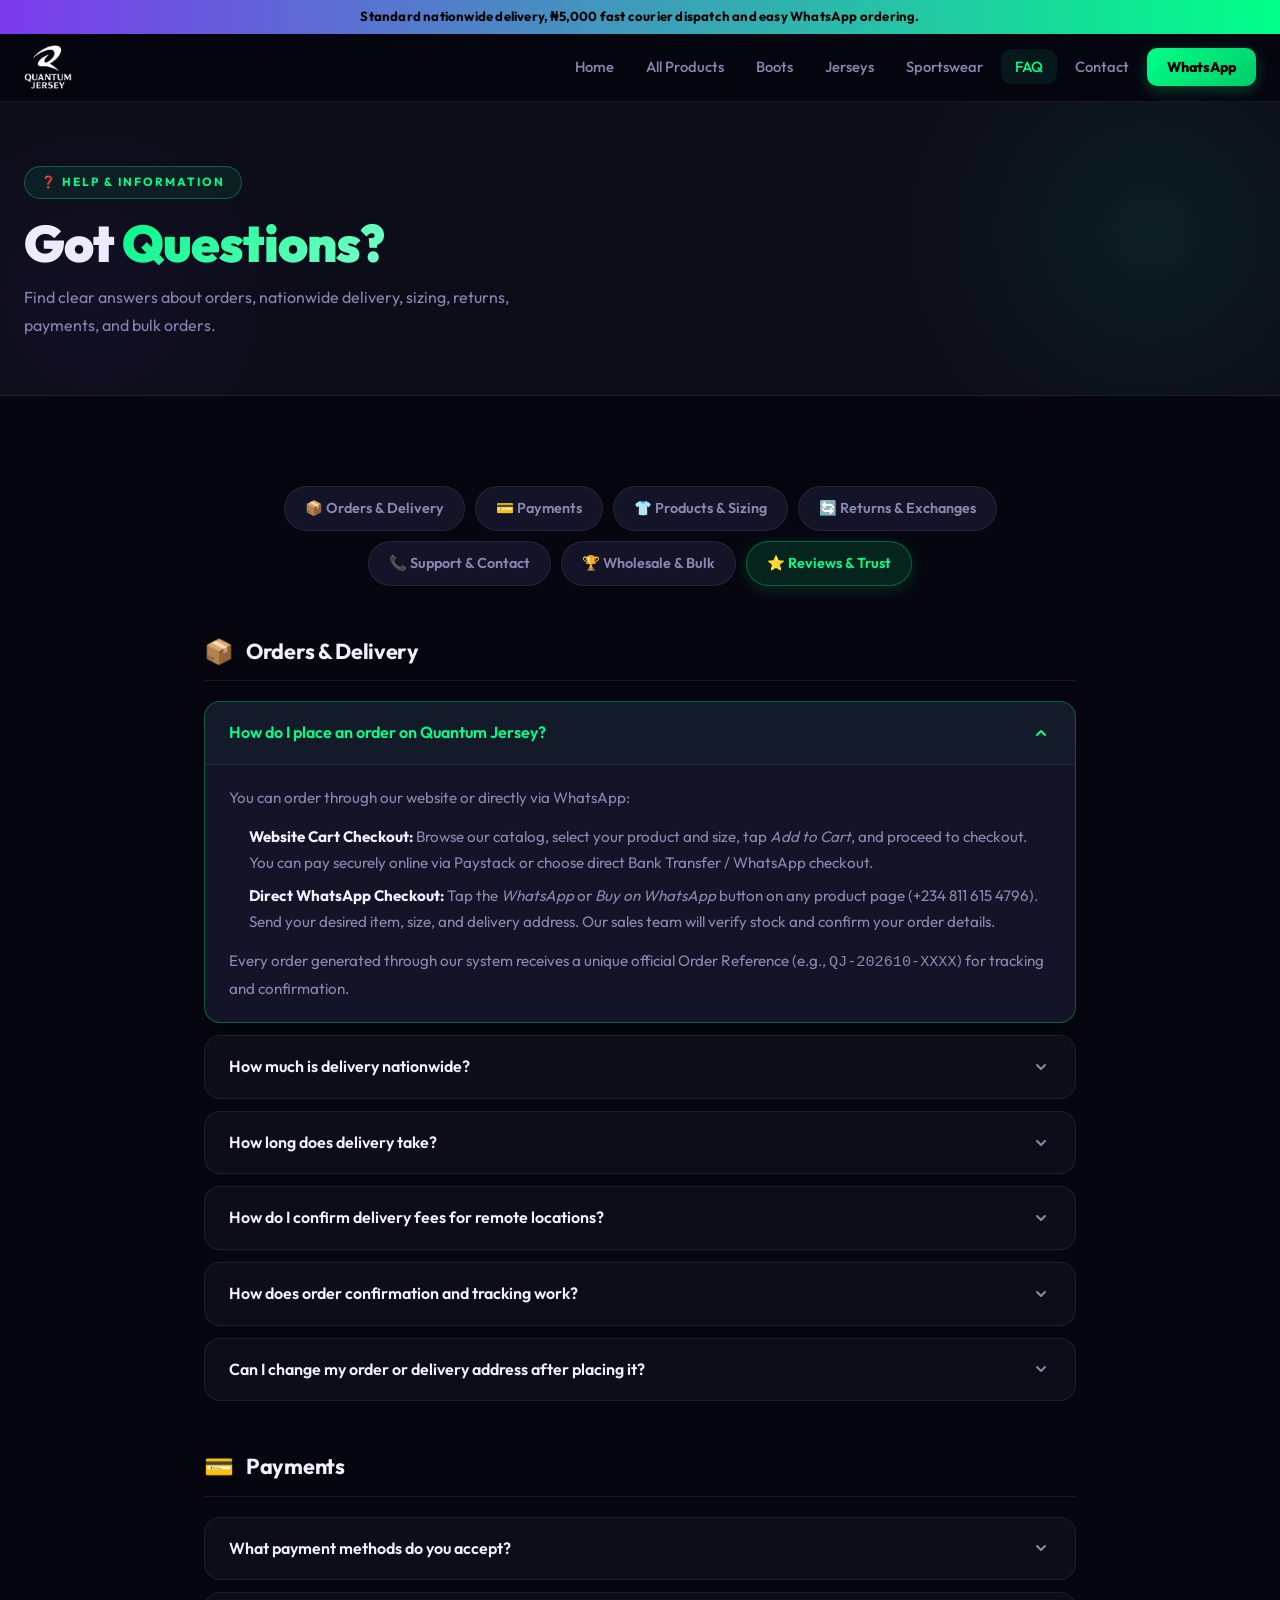
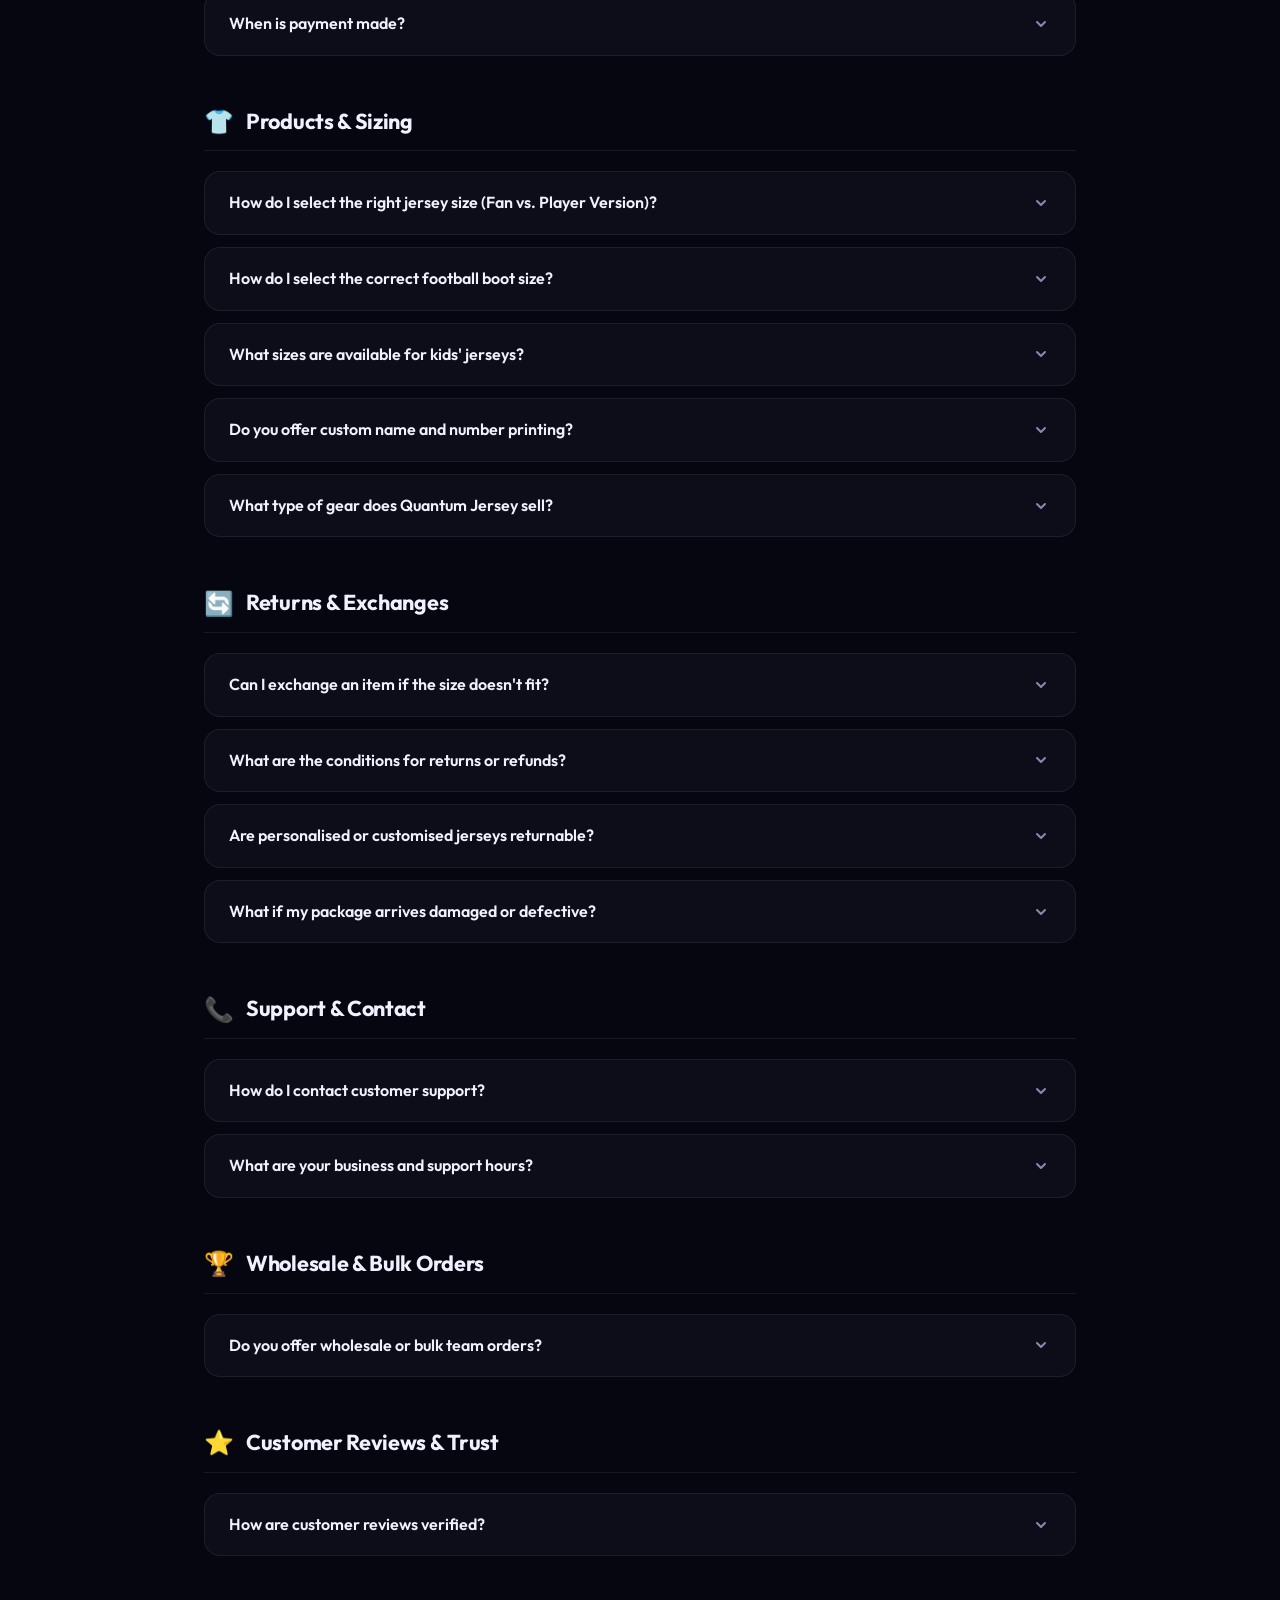
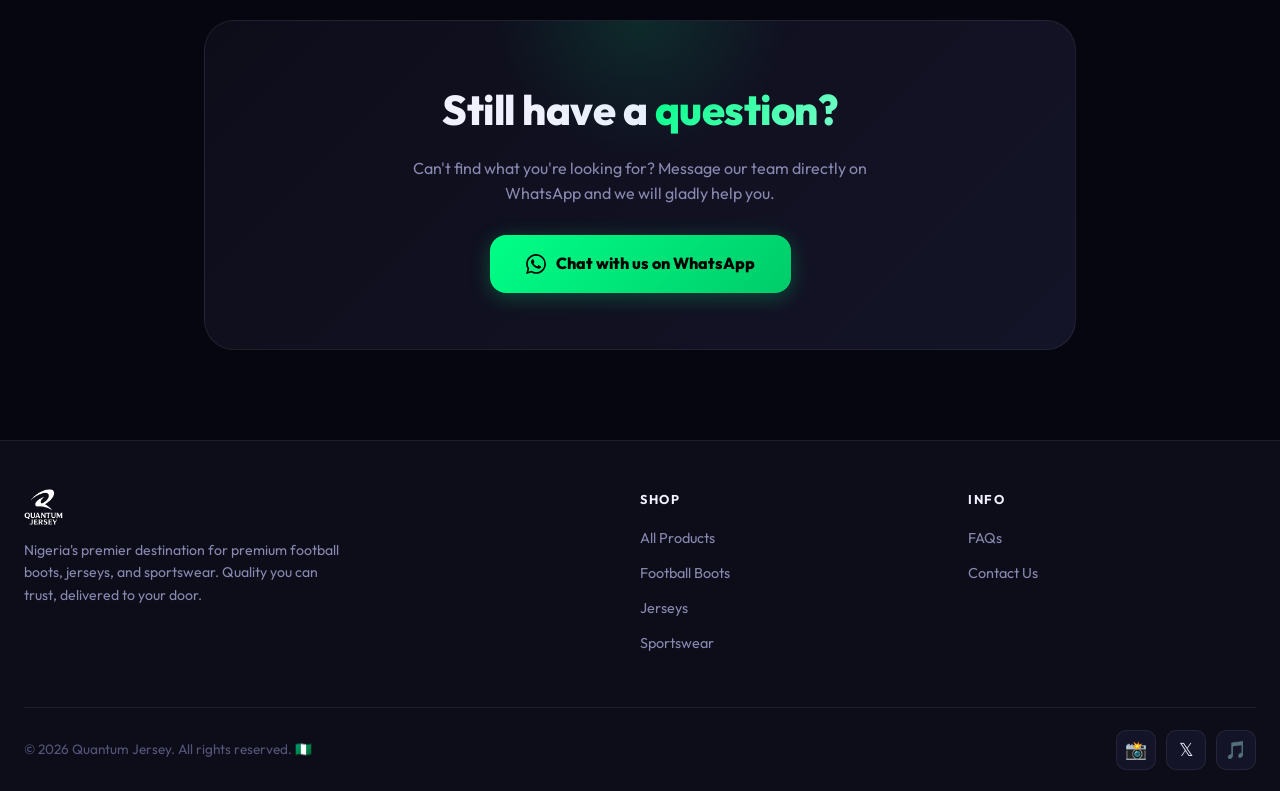
<file: faq.html>
<!DOCTYPE html>
<html lang="en">
<head>
  <meta charset="UTF-8"/>
  <meta name="viewport" content="width=device-width, initial-scale=1.0"/>
  <meta name="description" content="Find answers about Quantum Jersey orders, delivery, sizing, payments, returns, exchanges, bulk orders and customer reviews."/>
  <meta property="og:title" content="Quantum Jersey FAQ | Orders, Delivery, Sizing & Returns"/>
  <meta property="og:description" content="Find answers about Quantum Jersey orders, delivery, sizing, payments, returns, exchanges, bulk orders and customer reviews."/>
  <meta property="og:image" content="assets/images/hero_banner.webp"/>
  <meta property="og:type" content="website"/>
  <title>Quantum Jersey FAQ | Orders, Delivery, Sizing & Returns</title>
  <link rel="stylesheet" href="css/style.css"/>
  <link rel="icon" href="data:image/svg+xml,<svg xmlns='http://www.w3.org/2000/svg' viewBox='0 0 100 100'><text y='.9em' font-size='90'>⚽</text></svg>"/>
</head>
<body>

<!-- Promo Banner -->
<div class="promo-banner">
  Standard nationwide delivery, ₦5,000 fast courier dispatch and easy WhatsApp ordering.
</div>

<!-- Navigation -->
<nav class="navbar">
  <div class="container nav-inner">
    <a href="index.html" class="nav-logo" aria-label="Quantum Jersey Home">
      <img src="assets/images/logo.png" alt="Quantum Jersey" class="nav-logo-img">
    </a>
    <ul class="nav-links">
      <li><a href="index.html" class="nav-link">Home</a></li>
      <li><a href="catalog.html" class="nav-link">All Products</a></li>
      <li><a href="boots.html" class="nav-link">Boots</a></li>
      <li><a href="jerseys.html" class="nav-link">Jerseys</a></li>
      <li><a href="sportswear.html" class="nav-link">Sportswear</a></li>
      <li><a href="faq.html" class="nav-link active">FAQ</a></li>
      <li><a href="contact.html" class="nav-link">Contact</a></li>
      <li>
        <a href="https://wa.me/2348116154796" target="_blank" rel="noopener" class="nav-link nav-cta">
          WhatsApp
        </a>
      </li>
    </ul>
    <button class="hamburger" id="hamburger" aria-label="Toggle menu">
      <span></span><span></span><span></span>
    </button>
  </div>
</nav>

<!-- Mobile Menu -->
<div class="mobile-menu" id="mobile-menu">
  <a href="index.html" class="nav-link">🏠 Home</a>
  <a href="catalog.html" class="nav-link">🛍️ All Products</a>
  <a href="boots.html" class="nav-link">👟 Football Boots</a>
  <a href="jerseys.html" class="nav-link">👕 Jerseys</a>
  <a href="sportswear.html" class="nav-link">🏃 Sportswear</a>
  <a href="faq.html" class="nav-link active">❓ FAQ</a>
  <a href="contact.html" class="nav-link">📞 Contact</a>
  <a href="https://wa.me/2348116154796" target="_blank" rel="noopener" class="nav-link nav-cta">
    💬 WhatsApp
  </a>
</div>

<!-- Page Hero -->
<div class="page-hero">
  <div class="container">
    <div class="page-hero-eyebrow">❓ Help & Information</div>
    <h1>Got <span class="text-accent">Questions?</span></h1>
    <p>Find clear answers about orders, nationwide delivery, sizing, returns, payments, and bulk orders.</p>
  </div>
</div>

<!-- Main FAQ Section -->
<section class="section" id="faq-section">
  <div class="container" style="max-width: 920px;">

    <!-- Category Jump Navigation -->
    <div class="faq-category-nav" id="faq-category-nav">
      <a href="#orders-delivery" class="faq-cat-btn active">📦 Orders & Delivery</a>
      <a href="#payments" class="faq-cat-btn">💳 Payments</a>
      <a href="#products-sizing" class="faq-cat-btn">👕 Products & Sizing</a>
      <a href="#returns-exchanges" class="faq-cat-btn">🔄 Returns & Exchanges</a>
      <a href="#support-contact" class="faq-cat-btn">📞 Support & Contact</a>
      <a href="#wholesale-bulk" class="faq-cat-btn">🏆 Wholesale & Bulk</a>
      <a href="#reviews-trust" class="faq-cat-btn">⭐ Reviews & Trust</a>
    </div>

    <!-- ── Category 1: Orders & Delivery ── -->
    <div class="faq-group" id="orders-delivery">
      <div class="faq-group-header">
        <span class="faq-group-icon">📦</span>
        <h2 class="faq-group-title">Orders & Delivery</h2>
      </div>
      <div class="faq-accordion-list">
        
        <details class="faq-item" open>
          <summary class="faq-question">
            <span>How do I place an order on Quantum Jersey?</span>
            <svg class="faq-chevron" xmlns="http://www.w3.org/2000/svg" viewBox="0 0 20 20" fill="currentColor">
              <path fill-rule="evenodd" d="M5.293 7.293a1 1 0 011.414 0L10 10.586l3.293-3.293a1 1 0 111.414 1.414l-4 4a1 1 0 01-1.414 0l-4-4a1 1 0 010-1.414z" clip-rule="evenodd"/>
            </svg>
          </summary>
          <div class="faq-answer">
            <p>You can order through our website or directly via WhatsApp:</p>
            <ul>
              <li><strong>Website Cart Checkout:</strong> Browse our catalog, select your product and size, tap <em>Add to Cart</em>, and proceed to checkout. You can pay securely online via Paystack or choose direct Bank Transfer / WhatsApp checkout.</li>
              <li><strong>Direct WhatsApp Checkout:</strong> Tap the <em>WhatsApp</em> or <em>Buy on WhatsApp</em> button on any product page (+234 811 615 4796). Send your desired item, size, and delivery address. Our sales team will verify stock and confirm your order details.</li>
            </ul>
            <p>Every order generated through our system receives a unique official Order Reference (e.g., <code>QJ-202610-XXXX</code>) for tracking and confirmation.</p>
          </div>
        </details>

        <details class="faq-item">
          <summary class="faq-question">
            <span>How much is delivery nationwide?</span>
            <svg class="faq-chevron" xmlns="http://www.w3.org/2000/svg" viewBox="0 0 20 20" fill="currentColor">
              <path fill-rule="evenodd" d="M5.293 7.293a1 1 0 011.414 0L10 10.586l3.293-3.293a1 1 0 111.414 1.414l-4 4a1 1 0 01-1.414 0l-4-4a1 1 0 010-1.414z" clip-rule="evenodd"/>
            </svg>
          </summary>
          <div class="faq-answer">
            <p>Standard nationwide delivery costs <strong>₦5,000 per order</strong> across Nigeria. This flat fee applies once per order regardless of cart quantity. Remote destination surcharges may apply.</p>
          </div>
        </details>

        <details class="faq-item">
          <summary class="faq-question">
            <span>How long does delivery take?</span>
            <svg class="faq-chevron" xmlns="http://www.w3.org/2000/svg" viewBox="0 0 20 20" fill="currentColor">
              <path fill-rule="evenodd" d="M5.293 7.293a1 1 0 011.414 0L10 10.586l3.293-3.293a1 1 0 111.414 1.414l-4 4a1 1 0 01-1.414 0l-4-4a1 1 0 010-1.414z" clip-rule="evenodd"/>
            </svg>
          </summary>
          <div class="faq-answer">
            <p>Estimated delivery is <strong>1 to 3 business days</strong>, subject to courier transit schedules and destination confirmation. Orders are packaged in secure protective bags and dispatched promptly once payment has been verified.</p>
          </div>
        </details>

        <details class="faq-item">
          <summary class="faq-question">
            <span>How do I confirm delivery fees for remote locations?</span>
            <svg class="faq-chevron" xmlns="http://www.w3.org/2000/svg" viewBox="0 0 20 20" fill="currentColor">
              <path fill-rule="evenodd" d="M5.293 7.293a1 1 0 011.414 0L10 10.586l3.293-3.293a1 1 0 111.414 1.414l-4 4a1 1 0 01-1.414 0l-4-4a1 1 0 010-1.414z" clip-rule="evenodd"/>
            </svg>
          </summary>
          <div class="faq-answer">
            <p>Standard nationwide delivery costs ₦5,000 per order. Remote destination surcharges may apply for distant or out-of-coverage destinations.</p>
            <p>If your delivery address is in a remote or outside metropolitan coverage area, please message our support team on WhatsApp at <a href="https://wa.me/2348116154796" target="_blank" rel="noopener" style="color:var(--accent-green);font-weight:700;">+234 811 615 4796</a> with your state, town, and nearest landmark to confirm whether any surcharge applies before dispatch.</p>
          </div>
        </details>

        <details class="faq-item">
          <summary class="faq-question">
            <span>How does order confirmation and tracking work?</span>
            <svg class="faq-chevron" xmlns="http://www.w3.org/2000/svg" viewBox="0 0 20 20" fill="currentColor">
              <path fill-rule="evenodd" d="M5.293 7.293a1 1 0 011.414 0L10 10.586l3.293-3.293a1 1 0 111.414 1.414l-4 4a1 1 0 01-1.414 0l-4-4a1 1 0 010-1.414z" clip-rule="evenodd"/>
            </svg>
          </summary>
          <div class="faq-answer">
            <p>Here is how your order is confirmed and tracked:</p>
            <ul>
              <li><strong>Order Reference:</strong> When your order is placed, you receive a unique Order Reference (e.g. <code>QJ-XXXXXX-XXXX</code>).</li>
              <li><strong>Direct Order Confirmation:</strong> Our support desk confirms your order item, size, and destination address directly via WhatsApp before dispatch.</li>
              <li><strong>Manual WhatsApp Tracking Updates:</strong> Delivery tracking updates are provided manually through WhatsApp. We do not offer automated live courier tracking; our team sends your waybill details and transit updates directly to your WhatsApp chat. You can also message us anytime with your Order Reference to request a manual status check.</li>
            </ul>
          </div>
        </details>

        <details class="faq-item">
          <summary class="faq-question">
            <span>Can I change my order or delivery address after placing it?</span>
            <svg class="faq-chevron" xmlns="http://www.w3.org/2000/svg" viewBox="0 0 20 20" fill="currentColor">
              <path fill-rule="evenodd" d="M5.293 7.293a1 1 0 011.414 0L10 10.586l3.293-3.293a1 1 0 111.414 1.414l-4 4a1 1 0 01-1.414 0l-4-4a1 1 0 010-1.414z" clip-rule="evenodd"/>
            </svg>
          </summary>
          <div class="faq-answer">
            <p>Yes. You can request changes to your size, delivery address, or quantity before dispatch by messaging our WhatsApp support line with your Order Reference. Once an order has been dispatched with the courier, rerouting may incur an additional delivery charge.</p>
          </div>
        </details>

      </div>
    </div>

    <!-- ── Category 2: Payments ── -->
    <div class="faq-group" id="payments">
      <div class="faq-group-header">
        <span class="faq-group-icon">💳</span>
        <h2 class="faq-group-title">Payments</h2>
      </div>
      <div class="faq-accordion-list">

        <details class="faq-item">
          <summary class="faq-question">
            <span>What payment methods do you accept?</span>
            <svg class="faq-chevron" xmlns="http://www.w3.org/2000/svg" viewBox="0 0 20 20" fill="currentColor">
              <path fill-rule="evenodd" d="M5.293 7.293a1 1 0 011.414 0L10 10.586l3.293-3.293a1 1 0 111.414 1.414l-4 4a1 1 0 01-1.414 0l-4-4a1 1 0 010-1.414z" clip-rule="evenodd"/>
            </svg>
          </summary>
          <div class="faq-answer">
            <p>We provide multiple flexible, trusted payment options:</p>
            <ul>
              <li><strong>Paystack Online Checkout:</strong> Pay securely on our website using debit or credit cards (Mastercard, Visa, Verve) via the integrated Paystack checkout gateway as supported by our live configuration.</li>
              <li><strong>Direct Bank Transfer:</strong> Bank transfer is available after order confirmation and before dispatch. Official account details are provided upon order verification on WhatsApp.</li>
              <li><strong>WhatsApp Checkout:</strong> You can place orders directly on WhatsApp (+234 811 615 4796) and complete payment via bank transfer before dispatch.</li>
            </ul>
          </div>
        </details>

        <details class="faq-item">
          <summary class="faq-question">
            <span>When is payment made?</span>
            <svg class="faq-chevron" xmlns="http://www.w3.org/2000/svg" viewBox="0 0 20 20" fill="currentColor">
              <path fill-rule="evenodd" d="M5.293 7.293a1 1 0 011.414 0L10 10.586l3.293-3.293a1 1 0 111.414 1.414l-4 4a1 1 0 01-1.414 0l-4-4a1 1 0 010-1.414z" clip-rule="evenodd"/>
            </svg>
          </summary>
          <div class="faq-answer">
            <p>Payment is completed after order confirmation and <strong>before dispatch</strong>. Bank transfer is available after order confirmation and before dispatch. Once your payment is verified, your items are immediately packaged and assigned to our courier partner for delivery.</p>
          </div>
        </details>

      </div>
    </div>

    <!-- ── Category 3: Products & Sizing ── -->
    <div class="faq-group" id="products-sizing">
      <div class="faq-group-header">
        <span class="faq-group-icon">👕</span>
        <h2 class="faq-group-title">Products & Sizing</h2>
      </div>
      <div class="faq-accordion-list">

        <details class="faq-item">
          <summary class="faq-question">
            <span>How do I select the right jersey size (Fan vs. Player Version)?</span>
            <svg class="faq-chevron" xmlns="http://www.w3.org/2000/svg" viewBox="0 0 20 20" fill="currentColor">
              <path fill-rule="evenodd" d="M5.293 7.293a1 1 0 011.414 0L10 10.586l3.293-3.293a1 1 0 111.414 1.414l-4 4a1 1 0 01-1.414 0l-4-4a1 1 0 010-1.414z" clip-rule="evenodd"/>
            </svg>
          </summary>
          <div class="faq-answer">
            <p>We offer both Fan Version and Player Version jerseys with distinct fits:</p>
            <ul>
              <li><strong>Fan Version:</strong> Designed for everyday supporter comfort with a standard, regular cut. Choose your usual casual shirt size.</li>
              <li><strong>Player Version:</strong> Engineered with lightweight, breathable performance fabric and an athletic, body-contouring slim fit (the exact cut worn by athletes on the pitch). If you prefer a looser or standard fit, we recommend ordering one size up.</li>
            </ul>
            <p>Player version sizing typically spans <strong>M, L, XL, and 2XL</strong>. If you are uncertain about sizing, message us on WhatsApp with your measurements and we will help you choose.</p>
          </div>
        </details>

        <details class="faq-item">
          <summary class="faq-question">
            <span>How do I select the correct football boot size?</span>
            <svg class="faq-chevron" xmlns="http://www.w3.org/2000/svg" viewBox="0 0 20 20" fill="currentColor">
              <path fill-rule="evenodd" d="M5.293 7.293a1 1 0 011.414 0L10 10.586l3.293-3.293a1 1 0 111.414 1.414l-4 4a1 1 0 01-1.414 0l-4-4a1 1 0 010-1.414z" clip-rule="evenodd"/>
            </svg>
          </summary>
          <div class="faq-answer">
            <p>All football boots at Quantum Jersey use standard <strong>European (EU) sizing</strong> (e.g., EU 40, 41, 42, 43, 44, 45).</p>
            <p>If you wear thick football grip socks or have wider feet, we suggest going half or one size up for optimal comfort and ball control.</p>
          </div>
        </details>

        <details class="faq-item">
          <summary class="faq-question">
            <span>What sizes are available for kids' jerseys?</span>
            <svg class="faq-chevron" xmlns="http://www.w3.org/2000/svg" viewBox="0 0 20 20" fill="currentColor">
              <path fill-rule="evenodd" d="M5.293 7.293a1 1 0 011.414 0L10 10.586l3.293-3.293a1 1 0 111.414 1.414l-4 4a1 1 0 01-1.414 0l-4-4a1 1 0 010-1.414z" clip-rule="evenodd"/>
            </svg>
          </summary>
          <div class="faq-answer">
            <p>Children's jerseys follow these age-guided size numbers:</p>
            <ul>
              <li><strong>1–2 years:</strong> Size 16</li>
              <li><strong>3–4 years:</strong> Size 18</li>
              <li><strong>5–6 years:</strong> Size 20</li>
              <li><strong>7–8 years:</strong> Size 22</li>
              <li><strong>9–10 years:</strong> Size 24</li>
              <li><strong>11–12 years:</strong> Size 26</li>
              <li><strong>12–13 years:</strong> Size 28 / 30</li>
            </ul>
            <p>Older teenagers can typically wear Adult Fan or Player Version M depending on height and chest measurements.</p>
          </div>
        </details>

        <details class="faq-item">
          <summary class="faq-question">
            <span>Do you offer custom name and number printing?</span>
            <svg class="faq-chevron" xmlns="http://www.w3.org/2000/svg" viewBox="0 0 20 20" fill="currentColor">
              <path fill-rule="evenodd" d="M5.293 7.293a1 1 0 011.414 0L10 10.586l3.293-3.293a1 1 0 111.414 1.414l-4 4a1 1 0 01-1.414 0l-4-4a1 1 0 010-1.414z" clip-rule="evenodd"/>
            </svg>
          </summary>
          <div class="faq-answer">
            <p>Yes. Custom name and squad number printing is available on football jerseys. Message us on WhatsApp with your requested player name, number, and badge preference to arrange customization before dispatch.</p>
            <p><strong>Important:</strong> Personalised or customised jerseys are not eligible for returns or exchanges.</p>
          </div>
        </details>

        <details class="faq-item">
          <summary class="faq-question">
            <span>What type of gear does Quantum Jersey sell?</span>
            <svg class="faq-chevron" xmlns="http://www.w3.org/2000/svg" viewBox="0 0 20 20" fill="currentColor">
              <path fill-rule="evenodd" d="M5.293 7.293a1 1 0 011.414 0L10 10.586l3.293-3.293a1 1 0 111.414 1.414l-4 4a1 1 0 01-1.414 0l-4-4a1 1 0 010-1.414z" clip-rule="evenodd"/>
            </svg>
          </summary>
          <div class="faq-answer">
            <p>Quantum Jersey specializes in premium-quality football boots, club & national team jerseys (both Fan and Player editions), and performance sportswear curated for Nigerian ballers and supporters.</p>
          </div>
        </details>

      </div>
    </div>

    <!-- ── Category 4: Returns & Exchanges ── -->
    <div class="faq-group" id="returns-exchanges">
      <div class="faq-group-header">
        <span class="faq-group-icon">🔄</span>
        <h2 class="faq-group-title">Returns & Exchanges</h2>
      </div>
      <div class="faq-accordion-list">

        <details class="faq-item">
          <summary class="faq-question">
            <span>Can I exchange an item if the size doesn't fit?</span>
            <svg class="faq-chevron" xmlns="http://www.w3.org/2000/svg" viewBox="0 0 20 20" fill="currentColor">
              <path fill-rule="evenodd" d="M5.293 7.293a1 1 0 011.414 0L10 10.586l3.293-3.293a1 1 0 111.414 1.414l-4 4a1 1 0 01-1.414 0l-4-4a1 1 0 010-1.414z" clip-rule="evenodd"/>
            </svg>
          </summary>
          <div class="faq-answer">
            <p>Yes. Eligible returns or exchanges must be requested within <strong>seven days</strong> of delivery, subject to existing policy terms. Items must be unworn and retain their original tags.</p>
            <p>If an eligible size exchange is approved but the replacement size is unavailable, we provide a full refund.</p>
          </div>
        </details>

        <details class="faq-item">
          <summary class="faq-question">
            <span>What are the conditions for returns or refunds?</span>
            <svg class="faq-chevron" xmlns="http://www.w3.org/2000/svg" viewBox="0 0 20 20" fill="currentColor">
              <path fill-rule="evenodd" d="M5.293 7.293a1 1 0 011.414 0L10 10.586l3.293-3.293a1 1 0 111.414 1.414l-4 4a1 1 0 01-1.414 0l-4-4a1 1 0 010-1.414z" clip-rule="evenodd"/>
            </svg>
          </summary>
          <div class="faq-answer">
            <p>Eligible returns or exchanges must be requested within <strong>seven days</strong> of delivery, subject to existing policy terms. Items must be unworn and retain their original tags, in the exact condition in which they were received.</p>
          </div>
        </details>

        <details class="faq-item">
          <summary class="faq-question">
            <span>Are personalised or customised jerseys returnable?</span>
            <svg class="faq-chevron" xmlns="http://www.w3.org/2000/svg" viewBox="0 0 20 20" fill="currentColor">
              <path fill-rule="evenodd" d="M5.293 7.293a1 1 0 011.414 0L10 10.586l3.293-3.293a1 1 0 111.414 1.414l-4 4a1 1 0 01-1.414 0l-4-4a1 1 0 010-1.414z" clip-rule="evenodd"/>
            </svg>
          </summary>
          <div class="faq-answer">
            <p>No. Personalised or customised jerseys are not eligible for returns or exchanges.</p>
          </div>
        </details>

        <details class="faq-item">
          <summary class="faq-question">
            <span>What if my package arrives damaged or defective?</span>
            <svg class="faq-chevron" xmlns="http://www.w3.org/2000/svg" viewBox="0 0 20 20" fill="currentColor">
              <path fill-rule="evenodd" d="M5.293 7.293a1 1 0 011.414 0L10 10.586l3.293-3.293a1 1 0 111.414 1.414l-4 4a1 1 0 01-1.414 0l-4-4a1 1 0 010-1.414z" clip-rule="evenodd"/>
            </svg>
          </summary>
          <div class="faq-answer">
            <p>Contact us immediately on WhatsApp (+234 811 615 4796) with photos of the damaged item and your Order Reference. We will promptly arrange a replacement or full refund at zero additional cost to you.</p>
          </div>
        </details>

      </div>
    </div>

    <!-- ── Category 5: Support & Contact ── -->
    <div class="faq-group" id="support-contact">
      <div class="faq-group-header">
        <span class="faq-group-icon">📞</span>
        <h2 class="faq-group-title">Support & Contact</h2>
      </div>
      <div class="faq-accordion-list">

        <details class="faq-item">
          <summary class="faq-question">
            <span>How do I contact customer support?</span>
            <svg class="faq-chevron" xmlns="http://www.w3.org/2000/svg" viewBox="0 0 20 20" fill="currentColor">
              <path fill-rule="evenodd" d="M5.293 7.293a1 1 0 011.414 0L10 10.586l3.293-3.293a1 1 0 111.414 1.414l-4 4a1 1 0 01-1.414 0l-4-4a1 1 0 010-1.414z" clip-rule="evenodd"/>
            </svg>
          </summary>
          <div class="faq-answer">
            <p>You can reach our dedicated customer support team through:</p>
            <ul>
              <li><strong>WhatsApp Support (Fastest):</strong> <a href="https://wa.me/2348116154796" target="_blank" rel="noopener" style="color:var(--accent-green);font-weight:700;">+234 811 615 4796</a></li>
              <li><strong>Direct Contact Hub:</strong> Visit our <a href="contact.html" style="color:var(--accent-green);text-decoration:underline;text-underline-offset:2px;" title="Visit Contact Page">Contact Page</a> for all official channels.</li>
              <li><strong>Social Media:</strong> Instagram <a href="https://instagram.com/quantum_jersey" target="_blank" rel="noopener" style="color:var(--accent-green);">@quantum_jersey</a>, X <a href="https://x.com/Quant_66" target="_blank" rel="noopener" style="color:var(--accent-green);">@Quant_66</a>, TikTok <a href="https://tiktok.com/@quantumjersey" target="_blank" rel="noopener" style="color:var(--accent-green);">@quantumjersey</a>.</li>
            </ul>
          </div>
        </details>

        <details class="faq-item">
          <summary class="faq-question">
            <span>What are your business and support hours?</span>
            <svg class="faq-chevron" xmlns="http://www.w3.org/2000/svg" viewBox="0 0 20 20" fill="currentColor">
              <path fill-rule="evenodd" d="M5.293 7.293a1 1 0 011.414 0L10 10.586l3.293-3.293a1 1 0 111.414 1.414l-4 4a1 1 0 01-1.414 0l-4-4a1 1 0 010-1.414z" clip-rule="evenodd"/>
            </svg>
          </summary>
          <div class="faq-answer">
            <p>Our official business and WhatsApp support operating hours are:</p>
            <ul>
              <li><strong>Monday to Saturday:</strong> 8:00 AM – 6:00 PM WAT</li>
              <li><strong>Sunday:</strong> 12:00 PM (Noon) – 6:00 PM WAT</li>
            </ul>
            <p>Inquiries received outside business hours will be answered first thing during the next operating session.</p>
          </div>
        </details>

      </div>
    </div>

    <!-- ── Category 6: Wholesale & Bulk Orders ── -->
    <div class="faq-group" id="wholesale-bulk">
      <div class="faq-group-header">
        <span class="faq-group-icon">🏆</span>
        <h2 class="faq-group-title">Wholesale & Bulk Orders</h2>
      </div>
      <div class="faq-accordion-list">

        <details class="faq-item">
          <summary class="faq-question">
            <span>Do you offer wholesale or bulk team orders?</span>
            <svg class="faq-chevron" xmlns="http://www.w3.org/2000/svg" viewBox="0 0 20 20" fill="currentColor">
              <path fill-rule="evenodd" d="M5.293 7.293a1 1 0 011.414 0L10 10.586l3.293-3.293a1 1 0 111.414 1.414l-4 4a1 1 0 01-1.414 0l-4-4a1 1 0 010-1.414z" clip-rule="evenodd"/>
            </svg>
          </summary>
          <div class="faq-answer">
            <p>Yes! We supply football academies, local clubs, corporate squads, and supporter groups. We offer tiered volume discounts on orders of <strong>5 jerseys or more</strong>.</p>
            <p>Contact our sales desk on WhatsApp at <a href="https://wa.me/2348116154796" target="_blank" rel="noopener" style="color:var(--accent-green);font-weight:700;">+234 811 615 4796</a> with your squad numbers and requirements to receive a customized quote.</p>
          </div>
        </details>

      </div>
    </div>

    <!-- ── Category 7: Customer Reviews & Trust ── -->
    <div class="faq-group" id="reviews-trust">
      <div class="faq-group-header">
        <span class="faq-group-icon">⭐</span>
        <h2 class="faq-group-title">Customer Reviews & Trust</h2>
      </div>
      <div class="faq-accordion-list">

        <details class="faq-item">
          <summary class="faq-question">
            <span>How are customer reviews verified?</span>
            <svg class="faq-chevron" xmlns="http://www.w3.org/2000/svg" viewBox="0 0 20 20" fill="currentColor">
              <path fill-rule="evenodd" d="M5.293 7.293a1 1 0 011.414 0L10 10.586l3.293-3.293a1 1 0 111.414 1.414l-4 4a1 1 0 01-1.414 0l-4-4a1 1 0 010-1.414z" clip-rule="evenodd"/>
            </svg>
          </summary>
          <div class="faq-answer">
            <p>Reviews submitted through our website are verified against official order references. In addition, existing customers who ordered prior to our website launch can submit reviews via our <a href="review.html" style="color:var(--accent-green);text-decoration:underline;">Reviews Page</a>, which our team manually cross-references against past transaction records before attaching a Verified Purchase badge.</p>
          </div>
        </details>

      </div>
    </div>

    <!-- ── FAQ WhatsApp CTA Box ── -->
    <div class="faq-cta-card">
      <h2 style="margin-bottom: 12px;">Still have a <span class="text-accent">question?</span></h2>
      <p style="color: var(--text-secondary); max-width: 520px; margin: 0 auto 28px; font-size: 1rem;">
        Can't find what you're looking for? Message our team directly on WhatsApp and we will gladly help you.
      </p>
      <a href="https://wa.me/2348116154796?text=Hello%20Quantum%20Jersey!%20I%20have%20a%20question%20%F0%9F%9B%8D%EF%B8%8F" target="_blank" rel="noopener" class="btn-primary" style="font-size: 1rem; padding: 16px 36px;">
        <svg xmlns="http://www.w3.org/2000/svg" viewBox="0 0 24 24" fill="currentColor" width="20" height="20">
          <path d="M17.472 14.382c-.297-.149-1.758-.867-2.03-.967-.273-.099-.471-.148-.67.15-.197.297-.767.966-.94 1.164-.173.199-.347.223-.644.075-.297-.15-1.255-.463-2.39-1.475-.883-.788-1.48-1.761-1.653-2.059-.173-.297-.018-.458.13-.606.134-.133.298-.347.446-.52.149-.174.198-.298.298-.497.099-.198.05-.371-.025-.52-.075-.149-.669-1.612-.916-2.207-.242-.579-.487-.5-.669-.51-.173-.008-.371-.01-.57-.01-.198 0-.52.074-.792.372-.272.297-1.04 1.016-1.04 2.479 0 1.462 1.065 2.875 1.213 3.074.149.198 2.096 3.2 5.077 4.487.709.306 1.262.489 1.694.625.712.227 1.36.195 1.871.118.571-.085 1.758-.719 2.006-1.413.248-.694.248-1.289.173-1.413-.074-.124-.272-.198-.57-.347m-5.421 7.403h-.004a9.87 9.87 0 01-5.031-1.378l-.361-.214-3.741.982.998-3.648-.235-.374a9.86 9.86 0 01-1.51-5.26c.001-5.45 4.436-9.884 9.888-9.884 2.64 0 5.122 1.03 6.988 2.898a9.825 9.825 0 012.893 6.994c-.003 5.45-4.437 9.884-9.885 9.884m8.413-18.297A11.815 11.815 0 0012.05 0C5.495 0 .16 5.335.157 11.892c0 2.096.547 4.142 1.588 5.945L.057 24l6.305-1.654a11.882 11.882 0 005.683 1.448h.005c6.554 0 11.89-5.335 11.893-11.893a11.821 11.821 0 00-3.48-8.413z"/>
        </svg>
        Chat with us on WhatsApp
      </a>
    </div>

  </div>
</section>

<!-- Footer -->
<footer>
  <div class="container">
    <div class="footer-grid">
      <div class="footer-brand">
        <a href="index.html" class="nav-logo" style="margin-bottom:0;" aria-label="Quantum Jersey Home">
          <img src="assets/images/logo.png" alt="Quantum Jersey" class="footer-logo-img">
        </a>
        <p>Nigeria's premier destination for premium football boots, jerseys, and sportswear. Quality you can trust, delivered to your door.</p>
      </div>
      <div class="footer-col">
        <h4>Shop</h4>
        <ul>
          <li><a href="catalog.html">All Products</a></li>
          <li><a href="boots.html">Football Boots</a></li>
          <li><a href="jerseys.html">Jerseys</a></li>
          <li><a href="sportswear.html">Sportswear</a></li>
        </ul>
      </div>
      <div class="footer-col">
        <h4>Info</h4>
        <ul>
          <li><a href="faq.html">FAQs</a></li>
          <li><a href="contact.html">Contact Us</a></li>
        </ul>
      </div>
    </div>
    <div class="footer-bottom">
      <p style="color:var(--text-muted);">© 2026 Quantum Jersey. All rights reserved. 🇳🇬</p>
      <div class="footer-social">
        <a href="https://instagram.com/quantum_jersey" target="_blank" class="social-link" aria-label="Instagram">📸</a>
        <a href="https://x.com/Quant_66" target="_blank" class="social-link" aria-label="X (Twitter)">𝕏</a>
        <a href="https://tiktok.com/@quantumjersey" target="_blank" class="social-link" aria-label="TikTok">🎵</a>
      </div>
    </div>
  </div>
</footer>

<script>
  // Mobile Hamburger Toggle & Auto-Close
  const hamburger = document.getElementById('hamburger');
  const mobileMenu = document.getElementById('mobile-menu');
  const navbar = document.getElementById('navbar') || document.querySelector('.navbar');

  if (hamburger && mobileMenu) {
    function updateFaqMenuPosition() {
      if (navbar) {
        const navRect = navbar.getBoundingClientRect();
        mobileMenu.style.top = `${Math.round(navRect.bottom)}px`;
        mobileMenu.style.height = `calc(100dvh - ${Math.round(navRect.bottom)}px)`;
      }
    }

    function closeFaqMenu() {
      mobileMenu.classList.remove('open');
      hamburger.classList.remove('open', 'active');
      document.body.style.overflow = '';
      mobileMenu.style.top = '';
      mobileMenu.style.height = '';
    }

    hamburger.addEventListener('click', (e) => {
      e.stopPropagation();
      const willOpen = !mobileMenu.classList.contains('open');
      if (willOpen) {
        updateFaqMenuPosition();
        mobileMenu.classList.add('open');
        hamburger.classList.add('open', 'active');
        document.body.style.overflow = 'hidden';
      } else {
        closeFaqMenu();
      }
    });

    window.addEventListener('resize', () => {
      if (mobileMenu.classList.contains('open')) {
        updateFaqMenuPosition();
      }
    });

    mobileMenu.querySelectorAll('.nav-link').forEach(link => {
      link.addEventListener('click', () => {
        closeFaqMenu();
      });
    });

    document.addEventListener('click', (e) => {
      if (mobileMenu.classList.contains('open') && !mobileMenu.contains(e.target) && !hamburger.contains(e.target)) {
        closeFaqMenu();
      }
    });

    document.addEventListener('keydown', (e) => {
      if (e.key === 'Escape' && mobileMenu.classList.contains('open')) {
        closeFaqMenu();
      }
    });
  }

  // Active Category Highlight on Scroll & Click
  const catButtons = document.querySelectorAll('.faq-cat-btn');
  const groups = document.querySelectorAll('.faq-group');

  catButtons.forEach(btn => {
    btn.addEventListener('click', (e) => {
      catButtons.forEach(b => b.classList.remove('active'));
      btn.classList.add('active');
    });
  });

  window.addEventListener('scroll', () => {
    let currentId = '';
    groups.forEach(group => {
      const top = group.getBoundingClientRect().top;
      if (top <= 140) {
        currentId = group.getAttribute('id');
      }
    });
    if (currentId) {
      catButtons.forEach(btn => {
        btn.classList.toggle('active', btn.getAttribute('href') === `#${currentId}`);
      });
    }
  }, { passive: true });
</script>

</body>
</html>
</file>
<file: css/style.css>
/* ============================================================
   Quantum Jersey — Premium Design System v2.0
   Nigeria's #1 Football Store
   ============================================================ */

@import url('https://fonts.googleapis.com/css2?family=Outfit:wght@300;400;500;600;700;800;900&family=Space+Grotesk:wght@400;500;600;700&display=swap');

/* ── CSS Custom Properties ──────────────────────────────── */
:root {
  /* Backgrounds */
  --bg-base:        #060610;
  --bg-surface-1:   #0d0d1a;
  --bg-surface-2:   #141428;
  --bg-surface-3:   #1c1c35;
  --bg-glass:       rgba(13, 13, 26, 0.7);

  /* Accent Colors */
  --accent-green:   #00ff87;
  --accent-green-d: #00cc6a;
  --accent-green-l: #7affcb;
  --accent-purple:  #7c3aed;
  --accent-purple-l:#a855f7;
  --accent-pink:    #f472b6;
  --accent-gold:    #fbbf24;

  /* Text */
  --text-primary:   #f0f0ff;
  --text-secondary: #8888b0;
  --text-muted:     #55557a;

  /* Borders */
  --border:         rgba(255,255,255,0.07);
  --border-accent:  rgba(0,255,135,0.3);
  --border-purple:  rgba(168,85,247,0.3);

  /* Shadows */
  --shadow-card:    0 8px 40px rgba(0,0,0,0.6);
  --shadow-glow-g:  0 0 40px rgba(0,255,135,0.3), 0 0 80px rgba(0,255,135,0.1);
  --shadow-glow-p:  0 0 40px rgba(168,85,247,0.3);
  --shadow-elevated:0 20px 60px rgba(0,0,0,0.6);

  /* Radius */
  --radius-xs:      6px;
  --radius-sm:      10px;
  --radius-md:      16px;
  --radius-lg:      22px;
  --radius-xl:      30px;
  --radius-full:    9999px;

  /* Typography */
  --font:           'Outfit', sans-serif;
  --font-alt:       'Space Grotesk', sans-serif;

  /* Layout */
  --nav-h:          68px;
  --transition:     0.25s cubic-bezier(0.4, 0, 0.2, 1);
  --transition-slow:0.5s cubic-bezier(0.4, 0, 0.2, 1);
}

/* ── Reset ──────────────────────────────────────────────── */
*, *::before, *::after { box-sizing: border-box; margin: 0; padding: 0; }
html { scroll-behavior: smooth; -webkit-tap-highlight-color: transparent; }
body {
  font-family: var(--font);
  background: var(--bg-base);
  color: var(--text-primary);
  line-height: 1.6;
  min-height: 100vh;
  overflow-x: hidden;
}
img { max-width: 100%; display: block; }
a { color: inherit; text-decoration: none; }
ul { list-style: none; }
button { cursor: pointer; border: none; font-family: var(--font); background: none; }
input, textarea, select { font-family: var(--font); }

/* ── Animations ─────────────────────────────────────────── */
@keyframes fadeSlideUp {
  from { opacity: 0; transform: translateY(30px); }
  to   { opacity: 1; transform: translateY(0); }
}
@keyframes fadeIn {
  from { opacity: 0; }
  to   { opacity: 1; }
}
@keyframes pulse {
  0%, 100% { opacity: 1; transform: scale(1); }
  50%       { opacity: 0.5; transform: scale(0.8); }
}
@keyframes bounce {
  0%, 100% { transform: translateX(-50%) translateY(0); }
  50%       { transform: translateX(-50%) translateY(8px); }
}
@keyframes shimmer {
  0%   { transform: translateX(-100%); }
  100% { transform: translateX(100%); }
}
@keyframes glow-pulse {
  0%, 100% { box-shadow: 0 0 20px rgba(0,255,135,0.2); }
  50%       { box-shadow: 0 0 40px rgba(0,255,135,0.5), 0 0 80px rgba(0,255,135,0.2); }
}
@keyframes float {
  0%, 100% { transform: translateY(0px); }
  50%       { transform: translateY(-10px); }
}
@keyframes rotate-slow {
  from { transform: rotate(0deg); }
  to   { transform: rotate(360deg); }
}
@keyframes promo-slide {
  0%   { transform: translateX(0); }
  100% { transform: translateX(-50%); }
}
@keyframes card-in {
  from { opacity: 0; transform: translateY(20px) scale(0.97); }
  to   { opacity: 1; transform: translateY(0) scale(1); }
}
@keyframes ticker-scroll {
  0%   { transform: translateX(0); }
  100% { transform: translateX(-50%); }
}

/* ── Typography ─────────────────────────────────────────── */
h1 { font-size: clamp(2.4rem, 7vw, 4.5rem); font-weight: 900; line-height: 1.05; letter-spacing: -1px; }
h2 { font-size: clamp(1.7rem, 4vw, 2.6rem); font-weight: 800; letter-spacing: -0.5px; }
h3 { font-size: 1.1rem; font-weight: 700; }
p  { color: var(--text-secondary); }

/* ── Utility Classes ─────────────────────────────────────── */
.container { max-width: 1300px; margin: 0 auto; padding: 0 24px; }
.section { padding: 90px 0; }
.section-sm { padding: 56px 0; }
.text-accent { 
  color: var(--accent-green);
  background: linear-gradient(135deg, var(--accent-green), var(--accent-green-l));
  -webkit-background-clip: text;
  -webkit-text-fill-color: transparent;
  background-clip: text;
}
.text-purple { color: var(--accent-purple-l); }
.text-center { text-align: center; }
.sr-only { position: absolute; width: 1px; height: 1px; overflow: hidden; clip: rect(0,0,0,0); }

/* ── Promo Banner ────────────────────────────────────────── */
.promo-banner {
  background: linear-gradient(90deg, var(--accent-purple), var(--accent-green) 50%, var(--accent-purple));
  background-size: 200% auto;
  animation: shimmer-bg 3s linear infinite;
  padding: 8px 16px;
  display: flex;
  align-items: center;
  justify-content: center;
  text-align: center;
  font-size: clamp(0.72rem, 2vw, 0.82rem);
  font-weight: 700;
  color: #000;
  letter-spacing: 0.2px;
  line-height: 1.35;
  width: 100%;
  box-sizing: border-box;
}
@keyframes shimmer-bg {
  0%   { background-position: 200% center; }
  100% { background-position: 0% center; }
}
.promo-track {
  display: inline-flex;
  gap: 0;
  animation: ticker-scroll 18s linear infinite;
}
.promo-item {
  display: inline-flex;
  align-items: center;
  gap: 10px;
  font-size: 0.82rem;
  font-weight: 700;
  color: #000;
  padding: 0 40px;
  text-transform: uppercase;
  letter-spacing: 1px;
  white-space: nowrap;
}
.promo-dot {
  width: 5px; height: 5px;
  background: rgba(0,0,0,0.5);
  border-radius: 50%;
}

/* ── Navigation ─────────────────────────────────────────── */
.navbar {
  position: relative;
  height: var(--nav-h);
  background: rgba(6, 6, 16, 0.95);
  border-bottom: 1px solid var(--border);
  display: flex;
  align-items: center;
}
.nav-inner {
  display: flex;
  align-items: center;
  justify-content: space-between;
  width: 100%;
}
.nav-logo {
  display: flex;
  align-items: center;
  gap: 10px;
  font-weight: 900;
  font-size: 1.45rem;
  letter-spacing: -0.5px;
  font-family: var(--font-alt);
}
.nav-logo-img {
  height: 44px;
  width: auto;
  max-height: 48px;
  object-fit: contain;
  display: block;
}
.footer-logo-img {
  height: 36px;
  width: auto;
  max-height: 40px;
  object-fit: contain;
  display: block;
}
.nav-logo-icon {
  width: 40px; height: 40px;
  background: linear-gradient(135deg, var(--accent-green) 0%, var(--accent-purple) 100%);
  border-radius: 12px;
  display: flex; align-items: center; justify-content: center;
  font-size: 1.25rem;
  box-shadow: 0 4px 15px rgba(0,255,135,0.3);
  flex-shrink: 0;
}
.nav-logo span { 
  background: linear-gradient(135deg, var(--accent-green), var(--accent-green-l));
  -webkit-background-clip: text;
  -webkit-text-fill-color: transparent;
  background-clip: text;
}
.nav-links {
  display: flex;
  align-items: center;
  gap: 4px;
}
.nav-link {
  padding: 8px 14px;
  border-radius: var(--radius-sm);
  font-weight: 500;
  font-size: 0.92rem;
  color: var(--text-secondary);
  transition: color var(--transition), background var(--transition);
}
.nav-link:hover { color: var(--text-primary); background: rgba(255,255,255,0.05); }
.nav-link.active { color: var(--accent-green); background: rgba(0,255,135,0.08); }
.nav-cta {
  padding: 10px 20px;
  background: linear-gradient(135deg, var(--accent-green), var(--accent-green-d));
  color: #000 !important;
  font-weight: 800;
  border-radius: var(--radius-sm);
  transition: all var(--transition);
  font-size: 0.88rem;
  box-shadow: 0 4px 15px rgba(0,255,135,0.25);
}
.nav-cta:hover { 
  transform: translateY(-2px); 
  box-shadow: 0 6px 25px rgba(0,255,135,0.4);
  background: linear-gradient(135deg, var(--accent-green-l), var(--accent-green));
}

.hamburger {
  display: none;
  flex-direction: column;
  gap: 5px;
  padding: 8px;
  background: rgba(255,255,255,0.05);
  border-radius: var(--radius-sm);
  transition: background var(--transition), border-color var(--transition);
  border: 1px solid var(--border);
  position: relative;
  z-index: 1002;
  cursor: pointer;
}
.hamburger:hover { background: rgba(255,255,255,0.1); }
.hamburger.open,
.hamburger.active {
  background: rgba(255,255,255,0.12);
  border-color: var(--border-accent);
}
.hamburger span {
  display: block; width: 22px; height: 2px;
  background: var(--text-primary);
  border-radius: 2px;
  transition: all 0.3s ease;
}
.hamburger.open span:nth-child(1),
.hamburger.active span:nth-child(1) { transform: rotate(45deg) translate(5px, 5px); }
.hamburger.open span:nth-child(2),
.hamburger.active span:nth-child(2) { opacity: 0; transform: translateX(-5px); }
.hamburger.open span:nth-child(3),
.hamburger.active span:nth-child(3) { transform: rotate(-45deg) translate(5px, -5px); }

.mobile-menu {
  display: none;
  position: fixed;
  top: var(--nav-h);
  left: 0;
  right: 0;
  bottom: 0;
  height: calc(100dvh - var(--nav-h));
  background: rgba(6, 6, 16, 0.98);
  backdrop-filter: blur(40px);
  -webkit-backdrop-filter: blur(40px);
  z-index: 1000;
  flex-direction: column;
  padding: 24px 20px 40px;
  gap: 6px;
  overflow-y: auto;
  border-top: 1px solid var(--border);
}
.mobile-menu.open { display: flex; animation: fadeIn 0.2s ease; }
.mobile-menu .nav-link {
  font-size: 1.2rem;
  font-weight: 600;
  padding: 15px 20px;
  border-radius: var(--radius-md);
  display: flex;
  align-items: center;
  gap: 12px;
  border: 1px solid transparent;
  transition: all var(--transition);
}
.mobile-menu .nav-link:hover { background: var(--bg-surface-2); border-color: var(--border); }
.mobile-menu .nav-link.active { color: var(--accent-green); background: rgba(0,255,135,0.08); border-color: var(--border-accent); }
.mobile-menu .nav-cta {
  margin-top: 12px;
  text-align: center;
  font-size: 1.05rem;
  padding: 16px;
  width: 100%;
  display: flex;
  border-radius: var(--radius-md);
  justify-content: center;
}
.mobile-menu-divider {
  height: 1px;
  background: var(--border);
  margin: 8px 0;
}

/* ── Hero Section ─────────────────────────────────────────── */
.hero {
  position: relative;
  min-height: calc(100svh - var(--nav-h));
  display: flex;
  align-items: center;
  overflow: hidden;
}
.hero-bg {
  position: absolute;
  inset: 0;
  background-image: url('../assets/images/hero_banner.webp');
  background-size: cover;
  background-position: center 20%;
  filter: brightness(0.3) saturate(1.4);
  transform: scale(1.06);
  transition: transform 10s ease;
  will-change: transform;
}
.hero:hover .hero-bg { transform: scale(1); }
.hero-overlay {
  position: absolute;
  inset: 0;
  background: 
    radial-gradient(ellipse at 80% 50%, rgba(124,58,237,0.12) 0%, transparent 60%),
    radial-gradient(ellipse at 20% 80%, rgba(0,255,135,0.08) 0%, transparent 50%),
    linear-gradient(135deg, rgba(6,6,16,0.95) 0%, rgba(6,6,16,0.65) 60%, rgba(6,6,16,0.5) 100%);
}
/* Floating orb effects */
.hero-orb {
  position: absolute;
  border-radius: 50%;
  filter: blur(80px);
  pointer-events: none;
  animation: float 8s ease-in-out infinite;
}
.hero-orb-1 {
  width: 400px; height: 400px;
  background: rgba(0,255,135,0.06);
  top: -100px; right: 10%;
  animation-delay: 0s;
}
.hero-orb-2 {
  width: 300px; height: 300px;
  background: rgba(124,58,237,0.08);
  bottom: 10%; left: 5%;
  animation-delay: 3s;
}
.hero-content {
  position: relative;
  z-index: 2;
  max-width: 720px;
  padding: 60px 0;
}
.hero-eyebrow {
  display: inline-flex;
  align-items: center;
  gap: 10px;
  background: rgba(0,255,135,0.1);
  border: 1px solid rgba(0,255,135,0.25);
  border-radius: var(--radius-full);
  padding: 8px 20px;
  font-size: 0.78rem;
  font-weight: 700;
  color: var(--accent-green);
  text-transform: uppercase;
  letter-spacing: 2px;
  margin-bottom: 28px;
  animation: fadeSlideUp 0.6s ease both;
  backdrop-filter: blur(10px);
}
.hero-eyebrow-dot {
  width: 7px; height: 7px;
  background: var(--accent-green);
  border-radius: 50%;
  animation: pulse 2s infinite;
  box-shadow: 0 0 6px var(--accent-green);
}
.hero h1 {
  animation: fadeSlideUp 0.7s 0.1s ease both;
  margin-bottom: 24px;
}
.hero h1 .line-2 {
  display: block;
}
.hero-gradient-text {
  background: linear-gradient(135deg, var(--accent-green) 0%, var(--accent-green-l) 50%, #fff 100%);
  -webkit-background-clip: text;
  -webkit-text-fill-color: transparent;
  background-clip: text;
}
.hero-sub {
  font-size: 1.15rem;
  color: rgba(240,240,255,0.7);
  max-width: 520px;
  animation: fadeSlideUp 0.7s 0.2s ease both;
  margin-bottom: 40px;
  line-height: 1.7;
}
.hero-actions {
  display: flex;
  flex-wrap: wrap;
  gap: 14px;
  animation: fadeSlideUp 0.7s 0.3s ease both;
  margin-bottom: 56px;
}
.hero-stats {
  display: flex;
  gap: 0;
  animation: fadeSlideUp 0.7s 0.4s ease both;
  background: rgba(255,255,255,0.04);
  backdrop-filter: blur(10px);
  border: 1px solid var(--border);
  border-radius: var(--radius-lg);
  overflow: hidden;
  width: fit-content;
}
.hero-stat {
  display: flex;
  flex-direction: column;
  padding: 18px 28px;
  border-right: 1px solid var(--border);
  min-width: 110px;
}
.hero-stat:last-child { border-right: none; }
.hero-stat strong { 
  font-size: 1.9rem; font-weight: 900; 
  color: var(--accent-green);
  line-height: 1.1;
}
.hero-stat span { font-size: 0.72rem; color: var(--text-muted); text-transform: uppercase; letter-spacing: 1.5px; margin-top: 3px; }
.hero-scroll-hint {
  position: absolute;
  bottom: 28px;
  left: 50%;
  transform: translateX(-50%);
  display: flex;
  flex-direction: column;
  align-items: center;
  gap: 6px;
  color: var(--text-muted);
  font-size: 0.7rem;
  text-transform: uppercase;
  letter-spacing: 2.5px;
  animation: bounce 2.5s infinite;
  z-index: 2;
}
.hero-scroll-hint svg { opacity: 0.4; }

/* ── Buttons ─────────────────────────────────────────────── */
.btn-primary {
  display: inline-flex;
  align-items: center;
  gap: 10px;
  padding: 15px 34px;
  background: linear-gradient(135deg, var(--accent-green), var(--accent-green-d));
  color: #000;
  font-weight: 800;
  font-size: 1rem;
  border-radius: var(--radius-md);
  transition: all var(--transition);
  position: relative;
  overflow: hidden;
  box-shadow: 0 4px 20px rgba(0,255,135,0.25);
}
.btn-primary::before {
  content: '';
  position: absolute;
  inset: 0;
  background: linear-gradient(90deg, transparent, rgba(255,255,255,0.25), transparent);
  transform: translateX(-100%);
  transition: transform 0.6s ease;
}
.btn-primary:hover::before { transform: translateX(100%); }
.btn-primary:hover {
  transform: translateY(-3px);
  box-shadow: 0 8px 35px rgba(0,255,135,0.45);
}
.btn-primary:active { transform: translateY(-1px); }

.btn-secondary {
  display: inline-flex;
  align-items: center;
  gap: 10px;
  padding: 15px 34px;
  background: rgba(255,255,255,0.05);
  color: var(--text-primary);
  font-weight: 700;
  font-size: 1rem;
  border-radius: var(--radius-md);
  border: 1px solid var(--border);
  transition: all var(--transition);
  backdrop-filter: blur(10px);
}
.btn-secondary:hover {
  background: rgba(255,255,255,0.1);
  border-color: rgba(255,255,255,0.2);
  transform: translateY(-2px);
}

.btn-whatsapp {
  display: inline-flex;
  align-items: center;
  justify-content: center;
  gap: 8px;
  width: 100%;
  padding: 13px 20px;
  background: linear-gradient(135deg, #25D366 0%, #128C7E 100%);
  color: #fff;
  font-weight: 700;
  font-size: 0.88rem;
  border-radius: var(--radius-sm);
  border: none;
  transition: all var(--transition);
  position: relative;
  overflow: hidden;
  cursor: pointer;
}
.btn-whatsapp::before {
  content: '';
  position: absolute;
  inset: 0;
  background: linear-gradient(90deg, transparent, rgba(255,255,255,0.15), transparent);
  transform: translateX(-100%);
  transition: transform 0.5s ease;
}
.btn-whatsapp:hover::before { transform: translateX(100%); }
.btn-whatsapp:hover {
  transform: translateY(-2px);
  box-shadow: 0 8px 25px rgba(37,211,102,0.45);
}

/* ── Section Headers ─────────────────────────────────────── */
.section-header {
  margin-bottom: 52px;
}
.section-header.text-center {
  text-align: center;
}
.section-header.text-center p {
  margin-left: auto;
  margin-right: auto;
  text-align: center;
}
.section-header p {
  max-width: 520px;
  margin-top: 12px;
  font-size: 1.05rem;
  line-height: 1.7;
}
.section-eyebrow {
  display: inline-flex;
  align-items: center;
  gap: 8px;
  background: rgba(0,255,135,0.08);
  border: 1px solid rgba(0,255,135,0.2);
  border-radius: var(--radius-full);
  padding: 5px 16px;
  font-size: 0.74rem;
  font-weight: 700;
  color: var(--accent-green);
  text-transform: uppercase;
  letter-spacing: 2px;
  margin-bottom: 16px;
}


/* ── Product Cards ─────────────────────────────────────────── */
.product-grid {
  display: grid;
  grid-template-columns: repeat(auto-fill, minmax(290px, 1fr));
  gap: 24px;
}
.product-card {
  background: var(--bg-surface-1);
  border: 1px solid var(--border);
  border-radius: var(--radius-xl);
  overflow: hidden;
  transition: transform var(--transition), border-color var(--transition), box-shadow var(--transition);
  opacity: 0;
  animation: card-in 0.5s ease forwards;
  display: flex;
  flex-direction: column;
}
.product-card:hover {
  transform: translateY(-8px);
  border-color: rgba(0,255,135,0.2);
  box-shadow: 0 20px 60px rgba(0,0,0,0.5), 0 0 0 1px rgba(0,255,135,0.08);
}
.card-img-wrap {
  position: relative;
  width: 100%;
  aspect-ratio: 1 / 1;
  overflow: hidden;
  background: var(--bg-surface-2);
  display: flex;
  align-items: center;
  justify-content: center;
}
.card-img {
  width: 100%;
  height: 100%;
  object-fit: contain;
  padding: 14px;
  box-sizing: border-box;
  transition: transform 0.6s ease;
}
.product-card:hover .card-img { transform: scale(1.05); }
.card-img-gradient {
  position: absolute;
  bottom: 0; left: 0; right: 0;
  height: 25%;
  background: linear-gradient(to top, rgba(13, 13, 26, 0.4), transparent);
  pointer-events: none;
}
.card-badge {
  position: absolute;
  top: 14px; left: 14px;
  background: linear-gradient(135deg, var(--accent-green), var(--accent-green-d));
  color: #000;
  font-size: 0.7rem;
  font-weight: 800;
  padding: 5px 12px;
  border-radius: var(--radius-full);
  text-transform: uppercase;
  letter-spacing: 0.8px;
  z-index: 2;
  box-shadow: 0 2px 10px rgba(0,255,135,0.3);
}
.card-badge.badge-new {
  background: linear-gradient(135deg, var(--accent-purple-l), var(--accent-purple));
  color: #fff;
  box-shadow: 0 2px 10px rgba(168,85,247,0.3);
}
.card-badge.badge-premium {
  background: linear-gradient(135deg, var(--accent-gold), #f59e0b);
  color: #000;
  box-shadow: 0 2px 10px rgba(251,191,36,0.3);
}
.card-badge.badge-urgent {
  background: linear-gradient(135deg, #ef4444, #b91c1c);
  color: #fff;
  box-shadow: 0 2px 10px rgba(239, 68, 68, 0.4);
}
.card-wishlist {
  position: absolute;
  top: 14px; right: 14px;
  width: 36px; height: 36px;
  background: rgba(13,13,26,0.8);
  backdrop-filter: blur(10px);
  border: 1px solid var(--border);
  border-radius: 50%;
  display: flex; align-items: center; justify-content: center;
  font-size: 1rem;
  cursor: pointer;
  transition: all var(--transition);
  z-index: 2;
}
.card-wishlist:hover {
  background: rgba(244,114,182,0.15);
  border-color: rgba(244,114,182,0.4);
  transform: scale(1.1);
}
.card-body { 
  padding: 22px; 
  flex: 1;
  display: flex;
  flex-direction: column;
}
.card-category {
  font-size: 0.72rem;
  font-weight: 700;
  color: var(--accent-green);
  text-transform: uppercase;
  letter-spacing: 1.5px;
  margin-bottom: 8px;
}
.card-title {
  font-size: 1.05rem;
  font-weight: 800;
  color: var(--text-primary);
  margin-bottom: 8px;
  line-height: 1.3;
  letter-spacing: -0.3px;
}
.card-desc {
  font-size: 0.82rem;
  color: var(--text-secondary);
  line-height: 1.65;
  display: -webkit-box;
  -webkit-line-clamp: 3;
  -webkit-box-orient: vertical;
  overflow: hidden;
  margin-bottom: 18px;
  flex: 1;
}
.card-sizes { margin-bottom: 18px; }
.sizes-label {
  font-size: 0.72rem;
  font-weight: 700;
  color: var(--text-muted);
  text-transform: uppercase;
  letter-spacing: 1px;
  margin-bottom: 10px;
}
.sizes-grid { display: flex; flex-wrap: wrap; gap: 6px; }
.size-chip { cursor: pointer; }
.size-chip input { display: none; }
.size-chip span {
  display: block;
  padding: 5px 12px;
  font-size: 0.78rem;
  font-weight: 700;
  color: var(--text-muted);
  border: 1px solid var(--border);
  border-radius: var(--radius-xs);
  transition: all var(--transition);
  line-height: 1;
}
.size-chip:hover span {
  border-color: rgba(0,255,135,0.4);
  color: var(--accent-green);
  background: rgba(0,255,135,0.06);
}
.size-chip input:checked + span {
  background: var(--accent-green);
  color: #000;
  border-color: var(--accent-green);
  box-shadow: 0 2px 8px rgba(0,255,135,0.3);
}
.card-footer {
  display: flex;
  align-items: center;
  gap: 14px;
  flex-wrap: wrap;
}
.card-price {
  font-size: 1.4rem;
  font-weight: 900;
  color: var(--text-primary);
  white-space: nowrap;
  font-family: var(--font-alt);
}
.card-footer .btn-whatsapp { flex: 1; min-width: 150px; }

/* ── Filter Bar ─────────────────────────────────────────── */
.filter-bar {
  display: flex;
  flex-wrap: wrap;
  gap: 6px;
  margin-bottom: 40px;
  padding: 6px;
  background: var(--bg-surface-1);
  border: 1px solid var(--border);
  border-radius: var(--radius-md);
  width: fit-content;
}
.filter-tab {
  padding: 9px 22px;
  border-radius: var(--radius-sm);
  font-weight: 600;
  font-size: 0.9rem;
  color: var(--text-secondary);
  background: none;
  border: none;
  transition: all var(--transition);
  cursor: pointer;
}
.filter-tab:hover { color: var(--text-primary); background: rgba(255,255,255,0.05); }
.filter-tab.active {
  background: linear-gradient(135deg, var(--accent-green), var(--accent-green-d));
  color: #000;
  font-weight: 800;
  box-shadow: 0 2px 10px rgba(0,255,135,0.25);
}

/* ── Mobile Category Bar (Hidden on desktop) ─────────────── */
.mobile-cat-bar {
  display: none;
}

/* ── Pagination UI System ─────────────────────────────────── */
.pagination-wrap {
  margin-top: 40px;
  display: flex;
  flex-direction: column;
  align-items: center;
  gap: 20px;
  width: 100%;
}
.pagination-bar {
  display: flex;
  align-items: center;
  justify-content: space-between;
  width: 100%;
  flex-wrap: wrap;
  gap: 16px;
  padding: 16px 22px;
  background: var(--bg-surface-1);
  border: 1px solid var(--border);
  border-radius: var(--radius-lg);
}
.pagination-info {
  display: flex;
  align-items: center;
  gap: 16px;
  font-size: 0.88rem;
  color: var(--text-secondary);
}
.pagination-info strong {
  color: var(--text-primary);
}
.page-size-label {
  display: inline-flex;
  align-items: center;
  gap: 8px;
  font-size: 0.84rem;
  color: var(--text-muted);
}
.page-size-select {
  background: var(--bg-surface-2);
  border: 1px solid var(--border);
  border-radius: var(--radius-xs);
  color: var(--text-primary);
  padding: 4px 10px;
  font-size: 0.84rem;
  font-weight: 600;
  cursor: pointer;
  outline: none;
  transition: border-color var(--transition);
}
.page-size-select:focus {
  border-color: var(--accent-green);
}
.pagination-controls {
  display: flex;
  align-items: center;
  gap: 6px;
  flex-wrap: wrap;
}
.pagination-pages-group {
  display: flex;
  align-items: center;
  gap: 6px;
  flex-wrap: wrap;
}
.pagination-btn {
  display: inline-flex;
  align-items: center;
  justify-content: center;
  min-width: 40px;
  height: 40px;
  padding: 0 12px;
  background: var(--bg-surface-2);
  border: 1px solid var(--border);
  border-radius: var(--radius-sm);
  color: var(--text-primary);
  font-size: 0.88rem;
  font-weight: 600;
  cursor: pointer;
  transition: all var(--transition);
  user-select: none;
}
.pagination-btn:hover:not(:disabled) {
  border-color: var(--accent-green);
  color: var(--accent-green);
  background: rgba(0, 255, 135, 0.08);
}
.pagination-btn:focus-visible {
  outline: 2px solid var(--accent-green);
  outline-offset: 2px;
}
.pagination-btn.active {
  background: linear-gradient(135deg, var(--accent-green), var(--accent-green-d));
  color: #000;
  border-color: var(--accent-green);
  font-weight: 800;
  box-shadow: 0 2px 10px rgba(0, 255, 135, 0.25);
}
.pagination-btn:disabled,
.pagination-btn[aria-disabled="true"] {
  opacity: 0.35;
  cursor: not-allowed;
  pointer-events: none;
}
.pagination-ellipsis {
  padding: 0 6px;
  color: var(--text-muted);
  font-size: 0.95rem;
  user-select: none;
}

/* ── Page Hero (category pages) ─────────────────────────── */
.page-hero {
  background: var(--bg-surface-1);
  border-bottom: 1px solid var(--border);
  padding: 64px 0 56px;
  position: relative;
  overflow: hidden;
}
.page-hero::before {
  content: '';
  position: absolute;
  top: -120px; right: -120px;
  width: 500px; height: 500px;
  background: radial-gradient(circle, rgba(0,255,135,0.07) 0%, transparent 70%);
  border-radius: 50%;
  pointer-events: none;
}
.page-hero::after {
  content: '';
  position: absolute;
  bottom: -80px; left: -80px;
  width: 350px; height: 350px;
  background: radial-gradient(circle, rgba(124,58,237,0.05) 0%, transparent 70%);
  border-radius: 50%;
  pointer-events: none;
}
.page-hero-eyebrow {
  display: inline-flex;
  align-items: center;
  gap: 8px;
  background: rgba(0,255,135,0.08);
  border: 1px solid var(--border-accent);
  border-radius: var(--radius-full);
  padding: 6px 16px;
  font-size: 0.74rem;
  font-weight: 700;
  color: var(--accent-green);
  text-transform: uppercase;
  letter-spacing: 2px;
  margin-bottom: 18px;
}
.page-hero h1 { font-size: clamp(2rem, 5vw, 3.2rem); margin-bottom: 14px; }
.page-hero p { max-width: 520px; font-size: 1rem; line-height: 1.7; }

/* ── Feature Cards (Why Us) ─────────────────────────────── */
.info-cards {
  display: grid;
  grid-template-columns: repeat(4, 1fr);
  gap: 20px;
}
.info-card {
  background: var(--bg-surface-1);
  border: 1px solid var(--border);
  border-radius: var(--radius-lg);
  padding: 26px 20px;
  text-align: center;
  display: flex;
  flex-direction: column;
  align-items: center;
  justify-content: flex-start;
  transition: transform var(--transition), border-color var(--transition);
  position: relative;
  overflow: hidden;
  height: 100%;
  box-sizing: border-box;
}
.info-card::before {
  content: '';
  position: absolute;
  top: 0; left: 0; right: 0;
  height: 2px;
  background: linear-gradient(90deg, transparent, var(--accent-green), transparent);
  opacity: 0;
  transition: opacity var(--transition);
}
.info-card:hover::before { opacity: 1; }
.info-card:hover { 
  transform: translateY(-5px); 
  border-color: rgba(0,255,135,0.15);
}
.info-icon {
  width: 52px; height: 52px;
  border-radius: var(--radius-md);
  display: flex; align-items: center; justify-content: center;
  font-size: 1.5rem;
  margin: 0 auto 16px;
  background: linear-gradient(135deg, rgba(0,255,135,0.12), rgba(0,255,135,0.05));
  border: 1px solid rgba(0,255,135,0.15);
  flex-shrink: 0;
}
.info-card h4 {
  font-size: 0.98rem;
  font-weight: 700;
  margin-bottom: 8px;
  color: var(--text-primary);
  text-align: center;
}
.info-card p {
  font-size: 0.85rem;
  line-height: 1.6;
  color: var(--text-secondary);
  text-align: center;
  margin: 0;
}

/* ── Contact Page ─────────────────────────────────────────── */
.contact-grid {
  display: grid;
  grid-template-columns: 1fr 1fr;
  gap: 24px;
}
.contact-card {
  background: var(--bg-surface-1);
  border: 1px solid var(--border);
  border-radius: var(--radius-xl);
  padding: 44px 40px;
  display: flex;
  flex-direction: column;
  align-items: center;
  text-align: center;
  gap: 14px;
  transition: transform var(--transition), border-color var(--transition), box-shadow var(--transition);
  position: relative;
  overflow: hidden;
}
.contact-card > * {
  position: relative;
  z-index: 1;
}
.contact-card::before {
  content: '';
  position: absolute;
  inset: 0;
  opacity: 0;
  transition: opacity 0.4s ease;
  pointer-events: none;
}
.contact-card.wa-card::before { background: radial-gradient(ellipse at 50% 0%, rgba(37,211,102,0.08) 0%, transparent 60%); }
.contact-card.ig-card::before { background: radial-gradient(ellipse at 50% 0%, rgba(168,85,247,0.08) 0%, transparent 60%); }
.contact-card:hover::before { opacity: 1; }
.contact-card:hover { transform: translateY(-6px); }
.contact-card.wa-card:hover { border-color: rgba(37,211,102,0.3); box-shadow: 0 20px 60px rgba(0,0,0,0.4), 0 0 0 1px rgba(37,211,102,0.1); }
.contact-card.ig-card:hover { border-color: rgba(168,85,247,0.3); box-shadow: 0 20px 60px rgba(0,0,0,0.4), 0 0 0 1px rgba(168,85,247,0.1); }
.contact-icon {
  width: 80px; height: 80px;
  border-radius: 24px;
  display: flex; align-items: center; justify-content: center;
  font-size: 2.2rem;
  position: relative;
}
.contact-icon.wa { 
  background: rgba(37,211,102,0.12); 
  border: 1px solid rgba(37,211,102,0.2);
}
.contact-icon.ig { 
  background: rgba(168,85,247,0.12); 
  border: 1px solid rgba(168,85,247,0.2);
}
.contact-card h3 { font-size: 1.4rem; margin-bottom: 4px; }
.contact-card p { font-size: 0.95rem; max-width: 280px; }
.contact-card .btn-primary, .contact-card .btn-secondary { 
  width: 100%; 
  justify-content: center; 
  margin-top: 8px; 
}

/* ── Order Steps ─────────────────────────────────────────── */
.steps-grid {
  display: grid;
  grid-template-columns: repeat(3, 1fr);
  gap: 24px;
  position: relative;
}
.steps-grid::before {
  content: '';
  position: absolute;
  top: 34px;
  left: calc(33.33% - 8px);
  right: calc(33.33% - 8px);
  height: 1px;
  background: linear-gradient(90deg, var(--border-accent), var(--border));
}
.step-item {
  display: flex;
  flex-direction: column;
  align-items: center;
  gap: 14px;
  text-align: center;
}
.step-number {
  width: 68px; height: 68px;
  background: rgba(0,255,135,0.08);
  border: 2px solid rgba(0,255,135,0.3);
  border-radius: 50%;
  display: flex; align-items: center; justify-content: center;
  font-size: 1.4rem;
  font-weight: 900;
  color: var(--accent-green);
  position: relative;
  z-index: 1;
  flex-shrink: 0;
  box-shadow: 0 0 20px rgba(0,255,135,0.15);
}
.step-item h4 { color: var(--text-primary); font-size: 1rem; font-weight: 700; }
.step-item p { font-size: 0.85rem; }

/* ── CTA Section ─────────────────────────────────────────── */
.cta-section {
  background: var(--bg-surface-1);
  border-top: 1px solid var(--border);
  border-bottom: 1px solid var(--border);
  padding: 80px 0;
  position: relative;
  overflow: hidden;
  text-align: center;
}
.cta-section::before {
  content: '';
  position: absolute;
  top: -100px; left: 50%;
  transform: translateX(-50%);
  width: 600px; height: 600px;
  background: radial-gradient(circle, rgba(0,255,135,0.06) 0%, transparent 70%);
  border-radius: 50%;
  pointer-events: none;
}
.cta-section h2 { margin-bottom: 14px; }
.cta-section p { max-width: 500px; margin: 0 auto 36px; font-size: 1rem; }

/* ── Admin Panel ─────────────────────────────────────────── */
.admin-login {
  max-width: 440px;
  margin: 80px auto;
  background: var(--bg-surface-1);
  border: 1px solid var(--border);
  border-radius: var(--radius-xl);
  padding: 52px 44px;
  text-align: center;
}
.admin-login .admin-logo { font-size: 3.5rem; margin-bottom: 22px; }
.admin-login h2 { margin-bottom: 10px; }
.admin-login > p { margin-bottom: 32px; font-size: 0.9rem; }

.form-field { margin-bottom: 22px; text-align: left; }
.form-field label {
  display: block;
  font-size: 0.78rem;
  font-weight: 700;
  color: var(--text-secondary);
  text-transform: uppercase;
  letter-spacing: 1px;
  margin-bottom: 8px;
}
.form-field input,
.form-field textarea,
.form-field select {
  width: 100%;
  background: var(--bg-surface-2);
  border: 1px solid var(--border);
  border-radius: var(--radius-sm);
  padding: 12px 16px;
  color: var(--text-primary);
  font-size: 0.95rem;
  transition: border-color var(--transition), box-shadow var(--transition);
  outline: none;
}
.form-field input:focus,
.form-field textarea:focus,
.form-field select:focus { 
  border-color: var(--accent-green); 
  box-shadow: 0 0 0 3px rgba(0,255,135,0.1);
}
.form-field textarea { resize: vertical; min-height: 110px; }
.form-field select option { background: var(--bg-surface-2); }

.login-error {
  background: rgba(239,68,68,0.1);
  border: 1px solid rgba(239,68,68,0.3);
  color: #f87171;
  padding: 12px 16px;
  border-radius: var(--radius-sm);
  font-size: 0.88rem;
  margin-top: 12px;
  display: none;
}

.admin-panel-body { max-width: 960px; margin: 0 auto; padding: 40px 24px; }
.admin-section {
  background: var(--bg-surface-1);
  border: 1px solid var(--border);
  border-radius: var(--radius-xl);
  padding: 38px;
  margin-bottom: 28px;
}
.admin-section h2 { margin-bottom: 6px; font-size: 1.4rem; }
.admin-section > p { margin-bottom: 28px; font-size: 0.9rem; }
.form-grid { display: grid; grid-template-columns: 1fr 1fr; gap: 0 24px; }

.btn-admin-submit {
  display: inline-flex;
  align-items: center;
  gap: 8px;
  padding: 13px 30px;
  background: linear-gradient(135deg, var(--accent-green), var(--accent-green-d));
  color: #000;
  font-weight: 800;
  border-radius: var(--radius-sm);
  border: none;
  font-size: 0.95rem;
  transition: all var(--transition);
  cursor: pointer;
}
.btn-admin-submit:hover { transform: translateY(-2px); box-shadow: 0 6px 20px rgba(0,255,135,0.3); }

.btn-admin-reset {
  display: inline-flex;
  align-items: center;
  gap: 8px;
  padding: 11px 22px;
  background: transparent;
  color: var(--text-secondary);
  font-weight: 600;
  border-radius: var(--radius-sm);
  border: 1px solid var(--border);
  font-size: 0.88rem;
  transition: all var(--transition);
  cursor: pointer;
  margin-left: 12px;
}
.btn-admin-reset:hover { border-color: #ef4444; color: #f87171; }

.admin-message {
  padding: 12px 18px;
  border-radius: var(--radius-sm);
  font-size: 0.9rem;
  font-weight: 500;
  margin-bottom: 20px;
  display: none;
}
.admin-msg-success { background: rgba(0,255,135,0.1); border: 1px solid rgba(0,255,135,0.3); color: var(--accent-green); }
.admin-msg-error { background: rgba(239,68,68,0.1); border: 1px solid rgba(239,68,68,0.3); color: #f87171; }
.admin-msg-info { background: rgba(124,58,237,0.1); border: 1px solid rgba(124,58,237,0.3); color: var(--accent-purple-l); }

.admin-product-row {
  display: flex;
  align-items: center;
  gap: 16px;
  padding: 16px;
  background: var(--bg-surface-2);
  border: 1px solid var(--border);
  border-radius: var(--radius-md);
  margin-bottom: 12px;
  transition: border-color var(--transition);
}
.admin-product-row:hover { border-color: rgba(255,255,255,0.12); }
.admin-product-img {
  width: 72px; height: 72px;
  object-fit: cover;
  border-radius: var(--radius-sm);
  flex-shrink: 0;
  border: 1px solid var(--border);
}
.admin-product-info {
  flex: 1;
  display: flex;
  flex-direction: column;
  gap: 4px;
}
.admin-product-info strong { font-size: 0.95rem; color: var(--text-primary); }
.admin-cat-tag {
  display: inline-block;
  font-size: 0.7rem;
  font-weight: 700;
  color: var(--accent-green);
  background: rgba(0,255,135,0.1);
  border-radius: var(--radius-full);
  padding: 2px 10px;
  width: fit-content;
}
.admin-empty {
  color: var(--text-muted);
  font-style: italic;
  font-size: 0.9rem;
}
.btn-delete {
  padding: 8px 16px;
  background: rgba(239,68,68,0.1);
  color: #f87171;
  border: 1px solid rgba(239,68,68,0.2);
  border-radius: var(--radius-sm);
  font-size: 0.82rem;
  font-weight: 600;
  cursor: pointer;
  transition: all var(--transition);
  flex-shrink: 0;
}
.btn-delete:hover { background: rgba(239,68,68,0.2); border-color: rgba(239,68,68,0.4); }
.form-row-actions {
  display: flex;
  align-items: center;
  gap: 0;
  margin-top: 8px;
}
.admin-tip {
  background: rgba(0,255,135,0.05);
  border: 1px solid rgba(0,255,135,0.15);
  border-radius: var(--radius-md);
  padding: 14px 18px;
  font-size: 0.85rem;
  color: var(--text-secondary);
  margin-bottom: 24px;
}
.admin-tip strong { color: var(--accent-green); }

/* ── Footer ─────────────────────────────────────────────── */
footer {
  background: var(--bg-surface-1);
  border-top: 1px solid var(--border);
  padding: 48px 0 0;
}
.footer-grid {
  display: grid;
  grid-template-columns: 2fr 1fr 1fr;
  gap: 40px;
  padding-bottom: 40px;
}
.footer-brand p {
  margin-top: 14px;
  font-size: 0.88rem;
  line-height: 1.6;
  max-width: 320px;
}
.footer-col h4 {
  font-size: 0.8rem;
  font-weight: 700;
  color: var(--text-primary);
  text-transform: uppercase;
  letter-spacing: 1.5px;
  margin-bottom: 18px;
}
.footer-col ul li {
  margin-bottom: 12px;
}
.footer-col ul li a {
  font-size: 0.9rem;
  color: var(--text-secondary);
  transition: color var(--transition), padding-left var(--transition);
  display: block;
  overflow-wrap: break-word;
  word-break: break-word;
}
.footer-col ul li a:hover { color: var(--accent-green); padding-left: 4px; }
.footer-bottom {
  border-top: 1px solid var(--border);
  padding: 22px 0;
  display: flex;
  align-items: center;
  justify-content: space-between;
  flex-wrap: wrap;
  gap: 16px;
}
.footer-bottom p { font-size: 0.85rem; color: var(--text-muted); }
.footer-social {
  display: flex;
  gap: 10px;
}
.social-link {
  width: 40px; height: 40px;
  border-radius: var(--radius-sm);
  background: var(--bg-surface-2);
  border: 1px solid var(--border);
  display: flex; align-items: center; justify-content: center;
  font-size: 1.1rem;
  transition: all var(--transition);
}
.social-link:hover {
  background: var(--bg-surface-3);
  border-color: rgba(255,255,255,0.15);
  transform: translateY(-2px);
}

/* ── Testimonials ─────────────────────────────────────────── */
.testimonials-grid {
  display: grid;
  grid-template-columns: repeat(3, 1fr);
  gap: 20px;
}
.testimonial-card {
  background: var(--bg-surface-1);
  border: 1px solid var(--border);
  border-radius: var(--radius-lg);
  padding: 28px;
  transition: transform var(--transition), border-color var(--transition);
}
.testimonial-card:hover { transform: translateY(-4px); border-color: rgba(0,255,135,0.15); }
.testimonial-stars { color: var(--accent-gold); font-size: 1rem; margin-bottom: 12px; letter-spacing: 2px; }
.testimonial-text {
  font-size: 0.9rem;
  color: var(--text-secondary);
  line-height: 1.7;
  margin-bottom: 16px;
  font-style: italic;
}
.testimonial-author {
  display: flex;
  align-items: center;
  gap: 10px;
}
.testimonial-avatar {
  width: 40px; height: 40px;
  border-radius: 50%;
  background: linear-gradient(135deg, var(--accent-green), var(--accent-purple));
  display: flex; align-items: center; justify-content: center;
  font-size: 1rem;
  font-weight: 700;
  color: #fff;
  flex-shrink: 0;
}
.testimonial-name { font-size: 0.88rem; font-weight: 700; color: var(--text-primary); }
.testimonial-city { font-size: 0.76rem; color: var(--text-muted); }


/* ── Empty State ─────────────────────────────────────────── */
.empty-state {
  text-align: center;
  padding: 80px 20px;
  color: var(--text-muted);
  grid-column: 1 / -1;
}
.empty-state p { font-size: 1rem; }

/* ── Scroll Animations ───────────────────────────────────── */
.scroll-animate {
  opacity: 0;
  transform: translateY(24px);
  transition: opacity 0.6s ease, transform 0.6s ease;
}
.scroll-animate.visible {
  opacity: 1;
  transform: translateY(0);
}

@media (max-width: 768px) {
  .scroll-animate {
    opacity: 1 !important;
    transform: none !important;
    transition: none !important;
  }
}

@media (prefers-reduced-motion: reduce) {
  .scroll-animate {
    opacity: 1 !important;
    transform: none !important;
    transition: none !important;
  }
}

/* ── Admin-specific ─────────────────────────────────────── */
.admin-header {
  background: var(--bg-surface-1);
  border-bottom: 1px solid var(--border);
  padding: 16px 0;
}
.admin-header-inner {
  display: flex;
  align-items: center;
  justify-content: space-between;
}
.admin-badge {
  background: rgba(124,58,237,0.15);
  border: 1px solid rgba(124,58,237,0.3);
  color: var(--accent-purple-l);
  padding: 4px 16px;
  border-radius: var(--radius-full);
  font-size: 0.78rem;
  font-weight: 700;
  text-transform: uppercase;
  letter-spacing: 1px;
}

/* ── Responsive ─────────────────────────────────────────── */
@media (max-width: 1100px) {
  .footer-grid { grid-template-columns: 2fr 1fr 1fr; gap: 36px; }
  .footer-brand { grid-column: 1 / -1; }
  .info-cards { grid-template-columns: repeat(2, 1fr); }
}

@media (max-width: 900px) {
  .testimonials-grid { grid-template-columns: repeat(2, 1fr); }
  .contact-grid { grid-template-columns: 1fr; }
  .steps-grid { grid-template-columns: 1fr; }
  .steps-grid::before { display: none; }
  .footer-grid { grid-template-columns: 1fr 1fr; }
}

@media (max-width: 768px) {
  :root { --nav-h: 62px; }

  h1 { font-size: clamp(2rem, 8vw, 3rem); }
  h2 { font-size: clamp(1.5rem, 6vw, 2rem); }
  .section { padding: 64px 0; }
  .section { padding: 52px 0; }
  .container { padding: 0 18px; }

  /* Nav */
  .navbar {
    position: sticky;
    top: 0;
    z-index: 1001;
    background: rgba(6, 6, 16, 0.98);
  }
  .nav-logo-img {
    height: 38px;
  }
  .footer-logo-img {
    height: 30px;
  }
  .nav-links { display: none; }
  .hamburger {
    display: flex;
    position: relative;
    z-index: 1002;
  }
  .mobile-menu {
    top: var(--nav-h);
    height: calc(100dvh - var(--nav-h));
    z-index: 1000;
  }

  /* Hero (Mobile Spacing & Image Sizing) */
  .hero {
    min-height: auto;
    padding: 28px 0 20px;
  }
  .hero-bg {
    background-position: center 15%;
    transform: none;
    filter: brightness(0.26) saturate(1.3);
  }
  .hero-content {
    padding: 8px 0 16px;
    max-width: 100%;
  }
  .hero-eyebrow {
    margin-bottom: 12px;
    padding: 5px 14px;
    font-size: 0.72rem;
    letter-spacing: 1.5px;
  }
  .hero h1 {
    font-size: clamp(1.8rem, 7vw, 2.4rem);
    margin-bottom: 12px;
    line-height: 1.18;
  }
  .hero-sub {
    font-size: 0.95rem;
    line-height: 1.55;
    margin-bottom: 18px;
    max-width: 100%;
  }
  .hero-actions {
    gap: 12px;
    margin-bottom: 20px;
  }
  .hero-actions .btn-primary,
  .hero-actions .btn-secondary {
    padding: 12px 18px;
    font-size: 0.9rem;
    min-height: 46px;
  }
  .hero-stats {
    display: grid;
    grid-template-columns: repeat(3, 1fr);
    width: 100%;
    max-width: 440px;
    margin: 0;
    border-radius: var(--radius-md);
  }
  .hero-stat {
    padding: 10px 6px;
    min-width: auto;
    text-align: center;
    border-right: 1px solid var(--border);
  }
  .hero-stat:last-child {
    border-right: none;
  }
  .hero-stat strong {
    font-size: 1.25rem;
  }
  .hero-stat span {
    font-size: 0.62rem;
    letter-spacing: 0.5px;
  }
  .hero-scroll-hint {
    display: none;
  }

  /* Compact Mobile Category Navigation Bar */
  .mobile-cat-bar {
    display: block;
    background: rgba(13, 13, 26, 0.95);
    border-bottom: 1px solid var(--border);
    padding: 10px 0;
    position: sticky;
    top: var(--nav-h);
    z-index: 990;
    backdrop-filter: blur(12px);
    -webkit-backdrop-filter: blur(12px);
  }
  .mobile-cat-scroll {
    display: flex;
    gap: 8px;
    overflow-x: auto;
    -webkit-overflow-scrolling: touch;
    padding: 0 16px;
    scrollbar-width: none;
  }
  .mobile-cat-scroll::-webkit-scrollbar {
    display: none;
  }
  .mobile-cat-pill {
    display: inline-flex;
    align-items: center;
    gap: 6px;
    padding: 8px 16px;
    background: var(--bg-surface-2);
    border: 1px solid var(--border);
    border-radius: var(--radius-full);
    color: var(--text-primary);
    font-size: 0.84rem;
    font-weight: 600;
    white-space: nowrap;
    flex-shrink: 0;
    min-height: 44px;
    text-decoration: none;
    transition: all var(--transition);
  }
  .mobile-cat-pill:hover,
  .mobile-cat-pill:focus-visible {
    border-color: var(--accent-green);
    color: var(--accent-green);
    outline: 2px solid var(--accent-green);
    outline-offset: 2px;
  }
  .mobile-cat-pill.active {
    background: linear-gradient(135deg, var(--accent-green), var(--accent-green-d));
    color: #000;
    border-color: var(--accent-green);
    box-shadow: 0 2px 10px rgba(0, 255, 135, 0.25);
  }

  /* Section Spacing on Mobile */
  .section {
    padding: 36px 0;
  }

  /* Page Hero (category & content pages) */
  .page-hero {
    padding: 36px 0 28px;
  }
  .page-hero-eyebrow {
    font-size: 0.72rem;
    margin-bottom: 12px;
  }
  .page-hero h1 {
    font-size: clamp(1.8rem, 6vw, 2.3rem);
    margin-bottom: 10px;
  }
  .page-hero p {
    font-size: 0.92rem;
    line-height: 1.6;
  }


  /* Products */
  .product-grid {
    grid-template-columns: 1fr 1fr;
    gap: 14px;
  }
  .card-img-wrap {
    aspect-ratio: 1 / 1;
    height: auto;
    width: 100%;
  }
  .card-img {
    padding: 10px;
  }
  .card-body {
    padding: 14px;
  }
  .card-price {
    font-size: 1.15rem;
  }
  .card-badge {
    font-size: 0.65rem;
    padding: 3px 8px;
    top: 8px;
    left: 8px;
  }
  .card-badge.badge-urgent {
    right: 8px !important;
  }

  /* Filter */
  .filter-bar {
    width: 100%;
    overflow-x: auto;
    flex-wrap: nowrap;
    -webkit-overflow-scrolling: touch;
    scrollbar-width: none;
    padding: 5px;
    gap: 5px;
  }
  .filter-bar::-webkit-scrollbar {
    display: none;
  }
  .filter-tab {
    flex-shrink: 0;
    white-space: nowrap;
    min-height: 40px;
  }

  /* Pagination Responsive */
  .pagination-bar {
    flex-direction: column;
    align-items: center;
    text-align: center;
    padding: 16px 14px;
    gap: 14px;
  }
  .pagination-info {
    flex-direction: column;
    gap: 8px;
  }
  .pagination-controls {
    justify-content: center;
    width: 100%;
  }

  /* Info cards */
  .info-cards { grid-template-columns: 1fr 1fr; gap: 14px; }
  .info-card { padding: 20px 16px; }

  /* Testimonials (Horizontal Swipeable on Mobile) */
  .testimonials-grid {
    display: flex;
    overflow-x: auto;
    scroll-snap-type: x mandatory;
    gap: 16px;
    padding: 10px 4px 20px;
    -ms-overflow-style: none;
    scrollbar-width: none;
  }
  .testimonials-grid::-webkit-scrollbar {
    display: none;
  }
  .testimonials-grid .testimonial-card {
    flex: 0 0 85%;
    scroll-snap-align: start;
    min-width: 270px;
  }

  /* Footer */
  .footer-grid { grid-template-columns: 1fr 1fr; gap: 28px; }
  .footer-brand { grid-column: 1 / -1; }
  footer { padding: 36px 0 0; }

  /* Admin Dashboard Mobile Responsiveness */
  .form-grid { grid-template-columns: 1fr; }
  .admin-section { padding: 20px 16px; }
  .admin-product-row {
    flex-direction: column;
    align-items: stretch;
    gap: 12px;
    padding: 16px;
    background: var(--bg-surface-2);
    border: 1px solid var(--border);
    border-radius: var(--radius-md);
    margin-bottom: 12px;
  }
  .admin-product-row-top {
    display: flex;
    align-items: center;
    gap: 12px;
    width: 100%;
  }
  .admin-product-img {
    width: 60px;
    height: 60px;
    border-radius: var(--radius-sm);
    flex-shrink: 0;
  }
  .admin-product-info {
    width: 100%;
  }
  .admin-product-info strong {
    white-space: normal;
    word-break: break-word;
    font-size: 0.95rem;
    line-height: 1.35;
  }
  .admin-row-actions {
    display: grid;
    grid-template-columns: repeat(3, 1fr);
    gap: 8px;
    width: 100%;
    margin-top: 4px;
  }
  .btn-admin-feature,
  .btn-admin-edit,
  .btn-admin-delete {
    min-height: 44px;
    justify-content: center;
    text-align: center;
    font-size: 0.8rem;
    padding: 8px 6px;
  }

  /* Admin Orders Card Responsiveness */
  .admin-order-card-header {
    flex-direction: column;
    align-items: flex-start;
    gap: 10px;
  }
  .order-ref-text {
    word-break: break-all;
  }
  .order-customer-snippet {
    flex-direction: column;
    gap: 6px;
  }
  .admin-order-card-actions {
    display: flex;
    flex-direction: column;
    gap: 8px;
    width: 100%;
  }
  .btn-admin-order-view,
  .btn-admin-order-wa {
    width: 100%;
    min-height: 44px;
    justify-content: center;
    text-align: center;
  }
  .modal-card.admin-order-modal-card {
    padding: 20px 14px;
    max-width: 96vw;
  }
  .admin-modal-table-wrap {
    overflow-x: auto;
    -webkit-overflow-scrolling: touch;
    width: 100%;
  }
  .admin-modal-table-wrap table {
    min-width: 440px;
  }
  .admin-modal-grid-2col {
    grid-template-columns: 1fr !important;
  }
  .admin-edit-grid {
    grid-template-columns: 1fr !important;
  }
}

@media (max-width: 480px) {
  .container { padding: 0 16px; }
  .product-grid { grid-template-columns: 1fr; }
  .hero {
    padding: 22px 0 16px;
  }
  .hero-content {
    padding: 6px 0 14px;
  }
  .hero-eyebrow {
    font-size: 0.68rem;
    padding: 4px 12px;
    margin-bottom: 10px;
  }
  .hero h1 {
    font-size: clamp(1.65rem, 7.2vw, 2.15rem);
    margin-bottom: 12px;
  }
  .hero-sub {
    font-size: 0.88rem;
    line-height: 1.5;
    margin-bottom: 16px;
  }
  .hero-actions {
    flex-direction: column;
    gap: 10px;
    margin-bottom: 18px;
  }
  .hero-actions > * {
    width: 100%;
    justify-content: center;
    padding: 13px 18px;
    min-height: 48px;
  }
  .hero-stats {
    grid-template-columns: repeat(3, 1fr);
  }
  .hero-stat {
    padding: 8px 4px;
  }
  .hero-stat strong {
    font-size: 1.15rem;
  }
  .hero-stat span {
    font-size: 0.58rem;
    letter-spacing: 0;
  }
  .admin-row-actions {
    grid-template-columns: 1fr;
    gap: 8px;
  }
  .info-cards { grid-template-columns: 1fr; }
  .footer-grid { grid-template-columns: 1fr; }
  .footer-bottom { flex-direction: column; text-align: center; }
  .btn-primary, .btn-secondary { padding: 13px 20px; font-size: 0.92rem; }
  .contact-card { padding: 28px 16px; }
}

@media (max-width: 360px) {
  .container { padding: 0 12px; }
  .filter-bar {
    padding: 4px;
    gap: 4px;
  }
  .filter-tab {
    padding: 8px 12px;
    font-size: 0.8rem;
  }
  .pagination-controls {
    gap: 4px;
  }
  .pagination-btn {
    min-width: 34px;
    height: 36px;
    padding: 0 8px;
    font-size: 0.82rem;
  }
  .hero h1 {
    font-size: 1.55rem;
  }
  .mobile-cat-pill {
    padding: 6px 12px;
    font-size: 0.8rem;
    min-height: 38px;
  }
}

/* ── Skeleton Loaders ──────────────────────────────────────── */
.skeleton {
  background: linear-gradient(90deg, var(--bg-surface-2) 25%, rgba(255,255,255,0.04) 50%, var(--bg-surface-2) 75%);
  background-size: 200% 100%;
  animation: skeleton-shimmer 1.4s ease infinite;
  border-radius: var(--radius-sm);
}
@keyframes skeleton-shimmer {
  0% { background-position: 200% 0; }
  100% { background-position: -200% 0; }
}
.skeleton-card {
  pointer-events: none;
  overflow: hidden;
}
.skeleton-img {
  width: 100%;
  aspect-ratio: 4/3;
  border-radius: var(--radius-md) var(--radius-md) 0 0;
}
.skeleton-line {
  height: 12px;
  margin: 10px 0;
  border-radius: var(--radius-full);
}
.skeleton-line.short { width: 60%; }

/* ── Shared Admin / Form Styles ────────────────────────────── */
.form-field {
  display: flex;
  flex-direction: column;
  gap: 7px;
}
.form-field label {
  font-size: .83rem;
  font-weight: 600;
  color: var(--text-secondary);
  letter-spacing: .3px;
}
.form-field input,
.form-field textarea,
.form-field select {
  background: var(--bg-surface-2);
  border: 1px solid var(--border);
  border-radius: var(--radius-sm);
  color: var(--text-primary);
  font-size: .9rem;
  padding: 11px 14px;
  width: 100%;
  outline: none;
  transition: border-color var(--transition);
  appearance: none;
}
.form-field input:focus,
.form-field textarea:focus,
.form-field select:focus {
  border-color: var(--accent-green);
  box-shadow: 0 0 0 3px rgba(0,255,135,.1);
}
.form-field textarea {
  resize: vertical;
  min-height: 90px;
}
.form-field select {
  background-image: url("data:image/svg+xml,%3Csvg xmlns='http://www.w3.org/2000/svg' width='12' height='12' viewBox='0 0 24 24' fill='none' stroke='%238888b0' stroke-width='2'%3E%3Cpolyline points='6 9 12 15 18 9'%3E%3C/polyline%3E%3C/svg%3E");
  background-repeat: no-repeat;
  background-position: right 12px center;
  padding-right: 36px;
}

.form-grid {
  display: grid;
  grid-template-columns: 1fr 1fr;
  gap: 16px;
  margin-bottom: 16px;
}
@media (max-width: 640px) {
  .form-grid { grid-template-columns: 1fr; }
}

/* Admin submit / action buttons */
.btn-admin-submit {
  display: inline-flex;
  align-items: center;
  gap: 8px;
  background: linear-gradient(135deg, var(--accent-green), var(--accent-green-d));
  color: #000;
  font-weight: 800;
  font-size: .9rem;
  padding: 13px 28px;
  border-radius: var(--radius-sm);
  border: none;
  cursor: pointer;
  transition: all var(--transition);
  letter-spacing: .3px;
}
.btn-admin-submit:hover:not(:disabled) {
  transform: translateY(-2px);
  box-shadow: 0 6px 20px rgba(0,255,135,.35);
}
.btn-admin-submit:disabled {
  opacity: .6;
  cursor: not-allowed;
  transform: none;
}
.btn-admin-reset {
  background: var(--bg-surface-2);
  border: 1px solid var(--border);
  color: var(--text-muted);
  padding: 13px 22px;
  border-radius: var(--radius-sm);
  font-size: .88rem;
  cursor: pointer;
  transition: all var(--transition);
}
.btn-admin-reset:hover {
  border-color: var(--text-muted);
  color: var(--text-primary);
}

/* Admin toast message */
.admin-message {
  padding: 12px 18px;
  border-radius: var(--radius-sm);
  font-size: .87rem;
  font-weight: 500;
}
.admin-msg-success {
  background: rgba(0,255,135,.08);
  border: 1px solid rgba(0,255,135,.25);
  color: var(--accent-green);
}
.admin-msg-error {
  background: rgba(239,68,68,.08);
  border: 1px solid rgba(239,68,68,.25);
  color: #f87171;
}
.admin-msg-info {
  background: rgba(96,165,250,.08);
  border: 1px solid rgba(96,165,250,.2);
  color: #93c5fd;
}

/* Admin section card */
.admin-section {
  background: var(--bg-surface-1);
  border: 1px solid var(--border);
  border-radius: var(--radius-lg);
  padding: 32px;
  margin-bottom: 24px;
}
.admin-section h2 {
  font-size: 1.25rem;
  margin-bottom: 20px;
}

/* ============================================================
   Shopping Cart Drawer & Badge Styles
   ============================================================ */

.nav-cart-trigger {
  position: relative;
  display: inline-flex;
  align-items: center;
  gap: 7px;
  background: rgba(255, 255, 255, 0.04);
  border: 1px solid var(--border);
  border-radius: var(--radius-full);
  padding: 7px 14px;
  color: var(--text-primary);
  font-size: 0.88rem;
  font-weight: 600;
  transition: all var(--transition);
}

.nav-cart-trigger:hover {
  background: rgba(0, 255, 135, 0.08);
  border-color: var(--border-accent);
  color: var(--accent-green);
}

.cart-nav-badge {
  display: none;
  background: var(--accent-green);
  color: #000;
  font-size: 0.72rem;
  font-weight: 800;
  min-width: 19px;
  height: 19px;
  padding: 0 5px;
  border-radius: var(--radius-full);
  line-height: 19px;
  text-align: center;
}

.cart-nav-badge.visible {
  display: inline-block;
}

/* Card Button Group */
.card-btn-group {
  display: flex;
  align-items: center;
  gap: 6px;
}

.btn-card-cart {
  display: inline-flex;
  align-items: center;
  gap: 5px;
  background: rgba(0, 255, 135, 0.1);
  border: 1px solid var(--border-accent);
  color: var(--accent-green);
  padding: 7px 12px;
  border-radius: var(--radius-sm);
  font-size: 0.8rem;
  font-weight: 700;
  cursor: pointer;
  transition: all var(--transition);
  white-space: nowrap;
}

.btn-card-cart:hover {
  background: var(--accent-green);
  color: #000;
  transform: translateY(-1px);
}

.card-img-link {
  display: block;
  position: relative;
  width: 100%;
  height: 100%;
}

.card-view-hint {
  position: absolute;
  bottom: 12px;
  left: 50%;
  transform: translateX(-50%) translateY(8px);
  background: rgba(13, 13, 26, 0.85);
  backdrop-filter: blur(8px);
  border: 1px solid var(--border-accent);
  color: var(--accent-green);
  font-size: 0.76rem;
  font-weight: 700;
  padding: 4px 12px;
  border-radius: var(--radius-full);
  opacity: 0;
  transition: all var(--transition);
  pointer-events: none;
  white-space: nowrap;
}

.product-card:hover .card-view-hint {
  opacity: 1;
  transform: translateX(-50%) translateY(0);
}

.card-title-link:hover {
  color: var(--accent-green);
  text-decoration: none;
}

/* Backdrop */
.cart-backdrop {
  position: fixed;
  inset: 0;
  background: rgba(0, 0, 0, 0.7);
  backdrop-filter: blur(4px);
  z-index: 998;
  opacity: 0;
  visibility: hidden;
  transition: opacity 0.3s ease, visibility 0.3s ease;
}

.cart-backdrop.open {
  opacity: 1;
  visibility: visible;
}

/* Cart Drawer */
.cart-drawer {
  position: fixed;
  top: 0;
  right: 0;
  bottom: 0;
  width: 100%;
  max-width: 440px;
  background: var(--bg-surface-1);
  border-left: 1px solid var(--border);
  box-shadow: -10px 0 40px rgba(0, 0, 0, 0.8);
  z-index: 999;
  display: flex;
  flex-direction: column;
  transform: translateX(100%);
  transition: transform 0.35s cubic-bezier(0.4, 0, 0.2, 1);
}

.cart-drawer.open {
  transform: translateX(0);
}

.cart-header {
  display: flex;
  align-items: center;
  justify-content: space-between;
  padding: 20px 24px;
  border-bottom: 1px solid var(--border);
  background: var(--bg-surface-2);
}

.cart-header-title {
  display: flex;
  align-items: center;
  gap: 10px;
}

.cart-header-title h3 {
  font-size: 1.15rem;
  font-weight: 800;
  color: var(--text-primary);
  margin: 0;
}

.cart-drawer-badge {
  background: var(--accent-green);
  color: #000;
  font-size: 0.75rem;
  font-weight: 800;
  padding: 2px 8px;
  border-radius: var(--radius-full);
}

.cart-close-btn, .modal-close-btn {
  width: 38px;
  height: 38px;
  min-width: 38px;
  min-height: 38px;
  border-radius: 50%;
  background: var(--bg-surface-1);
  border: 1px solid var(--border);
  color: var(--text-muted);
  font-size: 1.1rem;
  display: flex;
  align-items: center;
  justify-content: center;
  cursor: pointer;
  transition: all var(--transition);
}

.cart-close-btn:hover, .modal-close-btn:hover {
  border-color: #ef4444;
  color: #ef4444;
}

/* Floating Delivery Notice (Temporary Overlay Toast) */
.cart-delivery-notice {
  position: absolute;
  top: 76px;
  left: 16px;
  right: 16px;
  z-index: 30;
  background: rgba(18, 24, 38, 0.96);
  backdrop-filter: blur(12px);
  -webkit-backdrop-filter: blur(12px);
  border: 1px solid var(--border-accent, rgba(0, 255, 135, 0.3));
  border-radius: var(--radius-sm, 8px);
  box-shadow: 0 10px 28px rgba(0, 0, 0, 0.6), 0 0 12px rgba(0, 255, 135, 0.08);
  padding: 10px 14px 11px;
  opacity: 0;
  transform: translateY(-8px);
  pointer-events: auto;
  transition: opacity 0.28s ease, transform 0.28s cubic-bezier(0.16, 1, 0.3, 1);
  box-sizing: border-box;
}

.cart-delivery-notice.show {
  opacity: 1;
  transform: translateY(0);
}

.delivery-notice-inner {
  display: flex;
  flex-direction: column;
  gap: 5px;
}

.delivery-notice-header {
  display: flex;
  justify-content: space-between;
  align-items: center;
  gap: 8px;
}

.delivery-notice-title {
  font-size: 0.82rem;
  font-weight: 800;
  color: var(--accent-green, #00ff87);
  letter-spacing: 0.2px;
  display: inline-flex;
  align-items: center;
  gap: 5px;
}

.delivery-notice-dismiss {
  background: transparent;
  border: 1px solid transparent;
  color: var(--text-muted, #94a3b8);
  font-size: 0.95rem;
  line-height: 1;
  cursor: pointer;
  padding: 2px 6px;
  border-radius: 4px;
  display: inline-flex;
  align-items: center;
  justify-content: center;
  min-width: 24px;
  min-height: 24px;
  transition: all var(--transition, 0.2s ease);
}

.delivery-notice-dismiss:hover {
  color: #ef4444;
  border-color: rgba(239, 68, 68, 0.3);
  background: rgba(239, 68, 68, 0.08);
}

.delivery-notice-bullets {
  margin: 0;
  padding-left: 18px;
  font-size: 0.76rem;
  color: var(--text-secondary, #cbd5e1);
  line-height: 1.45;
}

.delivery-notice-bullets li {
  margin-bottom: 2px;
}

.delivery-notice-bullets li:last-child {
  margin-bottom: 0;
}

.delivery-notice-bullets strong {
  color: var(--text-primary, #ffffff);
}

/* Legacy banner compatibility */
.cart-delivery-banner {
  display: none;
}

/* Cart Items Container */
.cart-items-container {
  flex: 1;
  overflow-y: auto;
  padding: 20px 24px;
  display: flex;
  flex-direction: column;
  gap: 16px;
}

.cart-empty-state {
  display: flex;
  flex-direction: column;
  align-items: center;
  justify-content: center;
  padding: 60px 20px;
  text-align: center;
  gap: 12px;
}

.empty-cart-icon {
  font-size: 3rem;
  opacity: 0.4;
}

.cart-item-row {
  display: flex;
  gap: 14px;
  padding: 14px;
  background: var(--bg-surface-2);
  border: 1px solid var(--border);
  border-radius: var(--radius-md);
  transition: border-color var(--transition);
}

.cart-item-row:hover {
  border-color: var(--border-accent);
}

.cart-item-img {
  width: 72px;
  height: 72px;
  object-fit: cover;
  border-radius: var(--radius-sm);
  background: var(--bg-surface-3);
  flex-shrink: 0;
}

.cart-item-info {
  flex: 1;
  display: flex;
  flex-direction: column;
  justify-content: space-between;
  min-width: 0;
}

.cart-item-top {
  display: flex;
  justify-content: space-between;
  align-items: flex-start;
  gap: 8px;
}

.cart-item-title {
  font-size: 0.9rem;
  font-weight: 700;
  color: var(--text-primary);
  text-decoration: none;
  line-height: 1.3;
}

.cart-item-title:hover {
  color: var(--accent-green);
}

.cart-item-remove {
  color: var(--text-muted);
  cursor: pointer;
  padding: 2px;
  background: none;
  border: none;
  transition: color var(--transition);
}

.cart-item-remove:hover {
  color: #ef4444;
}

.cart-item-meta {
  font-size: 0.78rem;
  color: var(--text-secondary);
  margin: 4px 0 8px;
}

.cart-meta-size strong {
  color: var(--accent-green);
}

.cart-item-bottom {
  display: flex;
  justify-content: space-between;
  align-items: center;
}

.qty-stepper {
  display: inline-flex;
  align-items: center;
  background: var(--bg-surface-1);
  border: 1px solid var(--border);
  border-radius: var(--radius-sm);
  overflow: hidden;
}

.qty-btn {
  width: 28px;
  height: 28px;
  background: none;
  border: none;
  color: var(--text-primary);
  font-size: 1rem;
  font-weight: 700;
  display: flex;
  align-items: center;
  justify-content: center;
  cursor: pointer;
  transition: background var(--transition);
}

.qty-btn:hover {
  background: rgba(255, 255, 255, 0.08);
  color: var(--accent-green);
}

.qty-value {
  padding: 0 10px;
  font-size: 0.85rem;
  font-weight: 700;
  color: var(--text-primary);
}

.cart-item-prices {
  text-align: right;
  display: flex;
  flex-direction: column;
}

.cart-unit-price {
  font-size: 0.72rem;
  color: var(--text-muted);
}

.cart-line-subtotal {
  font-size: 0.95rem;
  color: var(--text-primary);
}

/* Cart Footer */
.cart-footer {
  padding: 18px 24px 22px;
  border-top: 1px solid var(--border);
  background: var(--bg-surface-2);
}

.cart-totals-breakdown {
  display: flex;
  flex-direction: column;
  gap: 8px;
  margin-bottom: 14px;
  padding-bottom: 12px;
  border-bottom: 1px solid var(--border);
}

.cart-summary-row {
  display: flex;
  justify-content: space-between;
  align-items: center;
}

.cart-summary-label {
  font-size: 0.88rem;
  color: var(--text-secondary);
  font-weight: 500;
}

.cart-summary-amount {
  font-size: 0.95rem;
  font-weight: 700;
  color: var(--text-primary);
}

.cart-delivery-label-wrap {
  display: flex;
  flex-direction: column;
  gap: 2px;
}

.cart-delivery-pill {
  font-size: 0.72rem;
  color: var(--accent-green);
  font-weight: 600;
  letter-spacing: 0.2px;
}

.cart-total-row {
  padding-top: 8px;
  border-top: 1px dashed var(--border);
  margin-top: 2px;
}

.cart-total-label {
  font-size: 1.05rem;
  font-weight: 800;
  color: var(--text-primary);
}

.cart-total-amount {
  font-size: 1.35rem;
  font-weight: 900;
  color: var(--accent-green);
  letter-spacing: -0.3px;
}

.cart-subtotal-row {
  display: flex;
  justify-content: space-between;
  align-items: center;
  margin-bottom: 6px;
}

.cart-subtotal-label {
  font-size: 0.95rem;
  color: var(--text-secondary);
  font-weight: 600;
}

.cart-subtotal-amount {
  font-size: 1.35rem;
  font-weight: 900;
  color: var(--accent-green);
}

.cart-tax-notice {
  font-size: 0.74rem;
  color: var(--text-muted);
  margin-bottom: 14px;
}

.btn-checkout-action {
  width: 100%;
  justify-content: center;
  padding: 14px;
  font-size: 0.95rem;
  font-weight: 700;
}

.btn-continue-shopping {
  width: 100%;
  justify-content: center;
  padding: 11px;
  font-size: 0.88rem;
  font-weight: 600;
  margin-top: 8px;
  background: var(--bg-surface-3);
  border: 1px solid var(--border);
  color: var(--text-primary);
  border-radius: var(--radius-sm);
  display: flex;
  align-items: center;
  gap: 6px;
  transition: all var(--transition);
}

.btn-continue-shopping:hover {
  background: var(--bg-surface-1);
  border-color: var(--border-accent);
  color: var(--accent-green);
}

.btn-clear-cart {
  width: 100%;
  text-align: center;
  background: none;
  border: none;
  color: var(--text-muted);
  font-size: 0.78rem;
  margin-top: 8px;
  cursor: pointer;
  padding: 4px;
}

.btn-clear-cart:hover {
  color: #ef4444;
}

@media (prefers-reduced-motion: reduce) {
  .cart-drawer,
  .cart-backdrop,
  .cart-delivery-notice {
    transition: none !important;
    transform: none !important;
  }
}

/* ============================================================
   Modals (Checkout, Order Details, Reviews)
   ============================================================ */

.modal-overlay {
  position: fixed;
  inset: 0;
  background: rgba(0, 0, 0, 0.75);
  backdrop-filter: blur(6px);
  z-index: 1000;
  display: flex;
  align-items: center;
  justify-content: center;
  padding: 20px;
  animation: fadeIn 0.2s ease-out;
}

.modal-card {
  background: var(--bg-surface-1);
  border: 1px solid var(--border);
  border-radius: var(--radius-xl);
  padding: 32px;
  width: 100%;
  max-width: 580px;
  max-height: 90vh;
  overflow-y: auto;
  box-shadow: 0 40px 80px rgba(0, 0, 0, 0.8);
  animation: fadeSlideUp 0.3s ease-out;
}

.modal-header {
  display: flex;
  align-items: center;
  justify-content: space-between;
  padding-bottom: 16px;
  border-bottom: 1px solid var(--border);
}

.modal-header-icon {
  width: 42px;
  height: 42px;
  border-radius: var(--radius-sm);
  background: rgba(0, 255, 135, 0.12);
  display: flex;
  align-items: center;
  justify-content: center;
  font-size: 1.3rem;
  flex-shrink: 0;
}

.checkout-form-grid {
  display: grid;
  grid-template-columns: 1fr 1fr;
  gap: 14px;
  margin-top: 16px;
}

.checkout-field label {
  display: block;
  font-size: 0.8rem;
  font-weight: 700;
  color: var(--text-secondary);
  margin-bottom: 6px;
}

.checkout-field input,
.checkout-field select,
.checkout-field textarea {
  width: 100%;
  padding: 11px 14px;
  background: var(--bg-surface-2);
  border: 1px solid var(--border);
  border-radius: var(--radius-sm);
  color: var(--text-primary);
  font-size: 0.88rem;
  outline: none;
  transition: border-color var(--transition);
}

.checkout-field input:focus,
.checkout-field select:focus,
.checkout-field textarea:focus {
  border-color: var(--accent-green);
}

.checkout-field .required {
  color: #f87171;
}

.checkout-summary-box {
  background: var(--bg-surface-2);
  border: 1px solid var(--border);
  border-radius: var(--radius-md);
  padding: 16px;
  margin: 18px 0;
  font-size: 0.86rem;
}

.summary-line {
  display: flex;
  justify-content: space-between;
  margin-bottom: 6px;
  color: var(--text-secondary);
}

.checkout-delivery-note {
  font-size: 0.76rem;
  color: var(--text-muted);
  line-height: 1.4;
  margin: 6px 0 10px 0;
  padding: 6px 10px;
  background: rgba(255, 255, 255, 0.03);
  border-radius: var(--radius-xs);
  border-left: 2px solid var(--accent-green);
}

.summary-divider {
  height: 1px;
  background: var(--border);
  margin: 10px 0;
}

.total-line {
  font-size: 1.05rem;
  font-weight: 800;
  color: var(--text-primary);
  margin-bottom: 0;
}

.summary-total-price {
  color: var(--accent-green);
}

.checkout-notice {
  display: flex;
  align-items: flex-start;
  gap: 10px;
  background: rgba(0, 255, 135, 0.05);
  border: 1px solid var(--border-accent);
  border-radius: var(--radius-sm);
  padding: 12px 14px;
  font-size: 0.78rem;
  color: var(--text-secondary);
  margin-bottom: 18px;
}

.checkout-error {
  background: rgba(239, 68, 68, 0.1);
  border: 1px solid rgba(239, 68, 68, 0.3);
  color: #f87171;
  padding: 10px 14px;
  border-radius: var(--radius-sm);
  font-size: 0.82rem;
  margin-bottom: 16px;
}

.btn-submit-order {
  width: 100%;
  justify-content: center;
  padding: 15px;
  font-size: 1rem;
}

/* Success Modal */
.success-modal-card {
  text-align: center;
  max-width: 480px;
}

.success-icon-wrap {
  width: 68px;
  height: 68px;
  border-radius: 50%;
  background: rgba(0, 255, 135, 0.15);
  border: 1px solid var(--border-accent);
  display: flex;
  align-items: center;
  justify-content: center;
  font-size: 2rem;
  margin: 0 auto 16px;
}

.order-ref-box {
  background: var(--bg-surface-2);
  border: 1px solid var(--border-accent);
  border-radius: var(--radius-md);
  padding: 18px;
  margin-bottom: 18px;
}

.ref-label {
  font-size: 0.75rem;
  text-transform: uppercase;
  letter-spacing: 1px;
  color: var(--text-muted);
}

.ref-value-wrap {
  display: flex;
  align-items: center;
  justify-content: center;
  gap: 10px;
  margin: 6px 0;
}

.ref-value {
  font-size: 1.4rem;
  color: var(--accent-green);
  font-family: var(--font-alt);
}

.btn-copy-ref {
  background: rgba(255, 255, 255, 0.08);
  border: 1px solid var(--border);
  color: var(--text-primary);
  padding: 4px 10px;
  border-radius: var(--radius-xs);
  font-size: 0.75rem;
  font-weight: 700;
  cursor: pointer;
  transition: all var(--transition);
}

.btn-copy-ref:hover {
  border-color: var(--accent-green);
  color: var(--accent-green);
}

.ref-status {
  font-size: 0.8rem;
  color: var(--text-secondary);
}

.success-instructions {
  background: var(--bg-surface-2);
  border-radius: var(--radius-sm);
  padding: 14px;
  font-size: 0.82rem;
  color: var(--text-secondary);
  text-align: left;
}

/* ============================================================
   Product Detail Page Styles
   ============================================================ */

.product-detail-main {
  padding: 30px 0 80px;
}

.breadcrumb-nav {
  display: flex;
  align-items: center;
  flex-wrap: wrap;
  gap: 8px;
  font-size: 0.84rem;
  color: var(--text-muted);
  margin-bottom: 24px;
  position: relative;
  z-index: 20;
}

.breadcrumb-nav a {
  color: var(--text-secondary);
  transition: color var(--transition);
  text-decoration: none;
}

.breadcrumb-nav a:hover {
  color: var(--accent-green);
}

.breadcrumb-sep {
  color: var(--border);
  user-select: none;
}

.breadcrumb-current {
  color: var(--text-primary);
  font-weight: 600;
  max-width: 340px;
  white-space: nowrap;
  overflow: hidden;
  text-overflow: ellipsis;
  display: inline-block;
  vertical-align: middle;
}

/* Breadcrumb Category Dropdown */
.breadcrumb-dropdown-wrap {
  position: relative;
  display: inline-flex;
  align-items: center;
  gap: 4px;
}

.breadcrumb-dropdown-toggle {
  display: inline-flex;
  align-items: center;
  justify-content: center;
  background: var(--bg-surface-2);
  border: 1px solid var(--border);
  border-radius: var(--radius-sm);
  color: var(--text-secondary);
  width: 22px;
  height: 22px;
  padding: 0;
  cursor: pointer;
  transition: all var(--transition);
}

.breadcrumb-dropdown-toggle:hover,
.breadcrumb-dropdown-wrap.open .breadcrumb-dropdown-toggle {
  background: var(--bg-surface-3);
  color: var(--accent-green);
  border-color: var(--border-accent);
}

.breadcrumb-dropdown-icon {
  transition: transform var(--transition);
  pointer-events: none;
}

.breadcrumb-dropdown-wrap.open .breadcrumb-dropdown-icon {
  transform: rotate(180deg);
}

.breadcrumb-dropdown-menu {
  position: absolute;
  top: calc(100% + 6px);
  left: 0;
  min-width: 190px;
  background: var(--bg-surface-1);
  border: 1px solid var(--border);
  border-radius: var(--radius-md);
  box-shadow: 0 12px 32px rgba(0, 0, 0, 0.5);
  backdrop-filter: blur(20px);
  -webkit-backdrop-filter: blur(20px);
  padding: 6px;
  display: none;
  flex-direction: column;
  gap: 2px;
  z-index: 100;
  animation: fadeIn 0.15s ease;
}

.breadcrumb-dropdown-wrap.open .breadcrumb-dropdown-menu {
  display: flex;
}

.breadcrumb-dropdown-item {
  display: flex;
  align-items: center;
  gap: 8px;
  padding: 8px 12px;
  border-radius: var(--radius-sm);
  font-size: 0.82rem;
  font-weight: 500;
  color: var(--text-secondary) !important;
  transition: all var(--transition);
}

.breadcrumb-dropdown-item:hover,
.breadcrumb-dropdown-item:focus {
  background: var(--bg-surface-2);
  color: var(--accent-green) !important;
}

.product-detail-grid {
  display: grid;
  grid-template-columns: 1fr 1fr;
  gap: 48px;
  align-items: start;
}

.detail-gallery-wrap {
  position: sticky;
  top: 24px;
}

.detail-img-card {
  position: relative;
  border-radius: var(--radius-xl);
  overflow: hidden;
  background: var(--bg-surface-1);
  border: 1px solid var(--border);
  aspect-ratio: 1/1;
  display: flex;
  align-items: center;
  justify-content: center;
}

.detail-main-img {
  width: 100%;
  height: 100%;
  object-fit: cover;
  transition: transform 0.5s cubic-bezier(0.4, 0, 0.2, 1);
}

.detail-img-card:hover .detail-main-img {
  transform: scale(1.04);
}

.detail-guarantee-pill {
  display: flex;
  justify-content: space-between;
  margin-top: 14px;
  padding: 10px 16px;
  background: var(--bg-surface-1);
  border: 1px solid var(--border);
  border-radius: var(--radius-md);
  font-size: 0.78rem;
  color: var(--text-secondary);
  font-weight: 600;
}

.detail-header-meta {
  display: flex;
  align-items: center;
  gap: 12px;
  margin-bottom: 12px;
}

.detail-category-tag {
  font-size: 0.76rem;
  color: var(--accent-green);
  background: rgba(0, 255, 135, 0.08);
  border: 1px solid var(--border-accent);
  padding: 3px 10px;
  border-radius: var(--radius-full);
  font-weight: 700;
  text-transform: uppercase;
}

.detail-stock-badge {
  font-size: 0.78rem;
  color: var(--text-secondary);
  font-weight: 600;
}

.detail-product-title {
  font-size: clamp(1.8rem, 3.5vw, 2.5rem);
  font-weight: 900;
  line-height: 1.15;
  color: var(--text-primary);
  margin-bottom: 12px;
}

.detail-rating-row {
  display: flex;
  align-items: center;
  gap: 8px;
  margin-bottom: 18px;
  font-size: 0.85rem;
}

.detail-stars {
  color: var(--accent-gold);
  letter-spacing: 2px;
}

.detail-rating-text {
  font-weight: 800;
  color: var(--text-primary);
}

.detail-review-link {
  color: var(--accent-green);
  text-decoration: underline;
}

.detail-price-box {
  background: var(--bg-surface-1);
  border: 1px solid var(--border);
  border-radius: var(--radius-md);
  padding: 16px 20px;
  margin-bottom: 22px;
  display: flex;
  align-items: baseline;
  gap: 14px;
  flex-wrap: wrap;
}

.detail-price-num {
  font-size: 2rem;
  font-weight: 900;
  color: var(--accent-green);
  font-family: var(--font-alt);
}

.detail-price-note {
  font-size: 0.78rem;
  color: var(--text-muted);
}

.detail-description {
  font-size: 0.95rem;
  color: var(--text-secondary);
  line-height: 1.7;
  margin-bottom: 26px;
}

.detail-option-group {
  margin-bottom: 24px;
}

.detail-option-label-row {
  display: flex;
  justify-content: space-between;
  align-items: center;
  margin-bottom: 10px;
}

.detail-option-label {
  font-size: 0.82rem;
  font-weight: 700;
  color: var(--text-secondary);
  text-transform: uppercase;
  letter-spacing: 0.8px;
}

.selected-size-indicator {
  font-size: 0.82rem;
  color: var(--text-secondary);
}

.selected-size-indicator strong {
  color: var(--accent-green);
}

.detail-sizes-grid {
  display: flex;
  gap: 8px;
  flex-wrap: wrap;
}

.detail-size-chip {
  padding: 9px 18px;
  background: var(--bg-surface-1);
  border: 1px solid var(--border);
  border-radius: var(--radius-sm);
  color: var(--text-primary);
  font-size: 0.88rem;
  font-weight: 700;
  cursor: pointer;
  transition: all var(--transition);
}

.detail-size-chip:hover {
  border-color: var(--border-accent);
}

.detail-size-chip.active {
  background: rgba(0, 255, 135, 0.12);
  border-color: var(--accent-green);
  color: var(--accent-green);
  box-shadow: 0 0 15px rgba(0, 255, 135, 0.2);
}

.detail-purchase-panel {
  display: flex;
  flex-direction: column;
  gap: 16px;
  margin-bottom: 32px;
}

.detail-qty-wrap {
  display: flex;
  align-items: center;
  gap: 14px;
}

.detail-stepper .qty-btn {
  width: 36px;
  height: 36px;
  font-size: 1.1rem;
}

.detail-stepper .qty-value {
  padding: 0 16px;
  font-size: 1rem;
}

.detail-actions-grid {
  display: grid;
  grid-template-columns: 1fr 1fr;
  gap: 12px;
}

.btn-detail-cart {
  justify-content: center;
  padding: 16px;
  font-size: 1rem;
}

.btn-detail-wa {
  justify-content: center;
  padding: 16px;
  font-size: 0.92rem;
}

.detail-specs-grid {
  display: grid;
  grid-template-columns: repeat(2, 1fr);
  gap: 12px;
  border-top: 1px solid var(--border);
  padding-top: 24px;
}

.spec-card {
  background: var(--bg-surface-1);
  border: 1px solid var(--border);
  border-radius: var(--radius-sm);
  padding: 12px 14px;
  display: flex;
  flex-direction: column;
  gap: 2px;
}

.spec-label {
  font-size: 0.72rem;
  color: var(--text-muted);
  text-transform: uppercase;
}

.spec-val {
  font-size: 0.85rem;
  color: var(--text-primary);
}

.detail-features-strip {
  display: grid;
  grid-template-columns: repeat(3, 1fr);
  gap: 20px;
  margin: 50px 0;
  background: var(--bg-surface-1);
  border: 1px solid var(--border);
  border-radius: var(--radius-lg);
  padding: 28px;
}

.detail-feature-item {
  display: flex;
  align-items: flex-start;
  gap: 14px;
}

.detail-feature-icon {
  width: 44px;
  height: 44px;
  border-radius: var(--radius-sm);
  background: rgba(0, 255, 135, 0.08);
  display: flex;
  align-items: center;
  justify-content: center;
  font-size: 1.3rem;
  flex-shrink: 0;
}

.detail-feature-item h4 {
  font-size: 0.92rem;
  color: var(--text-primary);
  margin-bottom: 3px;
}

.detail-feature-item p {
  font-size: 0.78rem;
  color: var(--text-secondary);
  margin: 0;
}

/* ============================================================
   Customer Reviews Section Styles (Task 5)
   ============================================================ */

.product-reviews-section {
  border-top: 1px solid var(--border);
  padding-top: 60px;
}

.reviews-header-wrap {
  display: flex;
  align-items: center;
  justify-content: space-between;
  flex-wrap: wrap;
  gap: 16px;
  margin-bottom: 28px;
}

.btn-write-review {
  padding: 10px 20px;
  font-size: 0.85rem;
  border-radius: var(--radius-sm);
}

.reviews-summary-card {
  display: grid;
  grid-template-columns: 200px 1fr;
  gap: 24px;
  background: var(--bg-surface-1);
  border: 1px solid var(--border);
  border-radius: var(--radius-lg);
  padding: 24px 30px;
  margin-bottom: 32px;
  align-items: center;
}

.rating-big-box {
  display: flex;
  flex-direction: column;
  align-items: center;
  justify-content: center;
  text-align: center;
  border-right: 1px solid var(--border);
  padding-right: 24px;
}

.rating-big-num {
  font-size: 2.8rem;
  font-weight: 900;
  color: var(--accent-gold);
  line-height: 1;
}

.rating-big-stars {
  color: var(--accent-gold);
  font-size: 1.1rem;
  margin: 6px 0;
  letter-spacing: 2px;
}

.rating-count-label {
  font-size: 0.75rem;
  color: var(--text-muted);
}

.rating-verified-pill {
  display: inline-flex;
  align-items: center;
  gap: 8px;
  background: rgba(0, 255, 135, 0.08);
  border: 1px solid var(--border-accent);
  color: var(--accent-green);
  font-size: 0.85rem;
  font-weight: 700;
  padding: 6px 14px;
  border-radius: var(--radius-full);
  margin-bottom: 8px;
}

.pill-check {
  font-size: 1rem;
}

.rating-subnote {
  font-size: 0.82rem;
  color: var(--text-secondary);
  margin: 0;
}

.reviews-stream-grid {
  display: grid;
  grid-template-columns: 1fr 1fr;
  gap: 16px;
}

.review-card {
  background: var(--bg-surface-1);
  border: 1px solid var(--border);
  border-radius: var(--radius-md);
  padding: 20px;
}

.review-card-top {
  display: flex;
  align-items: center;
  justify-content: space-between;
  margin-bottom: 10px;
}

.review-author-name {
  font-weight: 700;
  font-size: 0.9rem;
  color: var(--text-primary);
  margin-right: 8px;
}

.verified-badge {
  font-size: 0.7rem;
  color: var(--accent-green);
  background: rgba(0, 255, 135, 0.08);
  padding: 2px 7px;
  border-radius: var(--radius-full);
}

.review-stars {
  color: var(--accent-gold);
  font-size: 0.82rem;
  font-weight: 700;
}

.review-text {
  font-size: 0.88rem;
  color: var(--text-secondary);
  line-height: 1.6;
  margin-bottom: 10px;
}

.review-date {
  font-size: 0.72rem;
  color: var(--text-muted);
}

.star-rating-picker {
  display: flex;
  gap: 8px;
  flex-wrap: wrap;
}

.star-pick-btn {
  padding: 8px 14px;
  background: var(--bg-surface-2);
  border: 1px solid var(--border);
  border-radius: var(--radius-sm);
  color: var(--text-secondary);
  font-size: 0.8rem;
  font-weight: 600;
  cursor: pointer;
  transition: all var(--transition);
}

.star-pick-btn.active {
  background: rgba(251, 191, 36, 0.15);
  border-color: var(--accent-gold);
  color: var(--accent-gold);
}

.review-feedback {
  padding: 10px 14px;
  border-radius: var(--radius-sm);
  font-size: 0.84rem;
  margin-bottom: 14px;
}

.review-feedback.success {
  background: rgba(0, 255, 135, 0.08);
  border: 1px solid rgba(0, 255, 135, 0.25);
  color: var(--accent-green);
}

.review-feedback.error {
  background: rgba(239, 68, 68, 0.08);
  border: 1px solid rgba(239, 68, 68, 0.25);
  color: #f87171;
}

/* ============================================================
   Admin Orders Management Styles (Task 4)
   ============================================================ */

.admin-sidebar-badge {
  background: var(--accent-gold);
  color: #000;
  font-size: 0.7rem;
  font-weight: 900;
  padding: 1px 7px;
  border-radius: var(--radius-full);
  margin-left: auto;
}

.admin-filter-pills {
  display: flex;
  gap: 8px;
  flex-wrap: wrap;
}

.admin-pill {
  padding: 6px 14px;
  background: var(--bg-surface-2);
  border: 1px solid var(--border);
  border-radius: var(--radius-full);
  font-size: 0.78rem;
  font-weight: 600;
  color: var(--text-secondary);
  cursor: pointer;
  transition: all var(--transition);
}

.admin-pill:hover {
  border-color: var(--text-secondary);
  color: var(--text-primary);
}

.admin-pill.active {
  background: rgba(0, 255, 135, 0.12);
  border-color: var(--accent-green);
  color: var(--accent-green);
}

.admin-order-card {
  background: var(--bg-surface-2);
  border: 1px solid var(--border);
  border-radius: var(--radius-md);
  padding: 18px;
  margin-bottom: 12px;
  transition: border-color var(--transition);
}

.admin-order-card:hover {
  border-color: var(--border-accent);
}

.admin-order-card-header {
  display: flex;
  justify-content: space-between;
  align-items: center;
  flex-wrap: wrap;
  gap: 8px;
  margin-bottom: 12px;
  padding-bottom: 10px;
  border-bottom: 1px solid var(--border);
}

.order-ref-text {
  font-size: 1rem;
  color: var(--accent-green);
  font-family: var(--font-alt);
}

.order-time-text {
  font-size: 0.75rem;
  color: var(--text-muted);
}

.order-total-price {
  font-size: 1.15rem;
  font-weight: 900;
  color: var(--text-primary);
}

.status-badge {
  font-size: 0.72rem;
  font-weight: 700;
  padding: 3px 10px;
  border-radius: var(--radius-full);
  display: inline-flex;
  align-items: center;
  text-transform: capitalize;
}

.status-awaiting_confirmation {
  background: rgba(251, 191, 36, 0.15);
  border: 1px solid rgba(251, 191, 36, 0.4);
  color: var(--accent-gold);
}

.status-confirmed {
  background: rgba(96, 165, 250, 0.15);
  border: 1px solid rgba(96, 165, 250, 0.4);
  color: #93c5fd;
}

.status-processing {
  background: rgba(168, 85, 247, 0.15);
  border: 1px solid rgba(168, 85, 247, 0.4);
  color: var(--accent-purple-l);
}

.status-dispatched {
  background: rgba(45, 212, 191, 0.15);
  border: 1px solid rgba(45, 212, 191, 0.4);
  color: #5eead4;
}

.status-delivered {
  background: rgba(0, 255, 135, 0.15);
  border: 1px solid var(--border-accent);
  color: var(--accent-green);
}

.status-cancelled {
  background: rgba(239, 68, 68, 0.15);
  border: 1px solid rgba(239, 68, 68, 0.4);
  color: #f87171;
}

.order-customer-snippet {
  display: flex;
  flex-wrap: wrap;
  gap: 16px;
  font-size: 0.84rem;
  margin-bottom: 10px;
  color: var(--text-secondary);
}

.order-items-snippet {
  font-size: 0.82rem;
  color: var(--text-secondary);
  background: var(--bg-surface-1);
  padding: 8px 12px;
  border-radius: var(--radius-xs);
  margin-bottom: 12px;
}

.items-count-badge {
  font-weight: 700;
  color: var(--text-primary);
  margin-right: 6px;
}

.order-notes-snippet {
  font-size: 0.78rem;
  color: var(--text-muted);
  margin-bottom: 12px;
}

.admin-order-card-actions {
  display: flex;
  gap: 10px;
  flex-wrap: wrap;
}

.btn-admin-order-view {
  background: rgba(0, 255, 135, 0.08);
  border: 1px solid var(--border-accent);
  color: var(--accent-green);
  padding: 7px 14px;
  border-radius: var(--radius-sm);
  font-size: 0.8rem;
  font-weight: 700;
  cursor: pointer;
  transition: all var(--transition);
}

.btn-admin-order-view:hover {
  background: var(--accent-green);
  color: #000;
}

.btn-admin-order-wa {
  background: rgba(37, 211, 102, 0.1);
  border: 1px solid rgba(37, 211, 102, 0.3);
  color: #25d366;
  padding: 7px 14px;
  border-radius: var(--radius-sm);
  font-size: 0.8rem;
  font-weight: 700;
  text-decoration: none;
  display: inline-flex;
  align-items: center;
  gap: 6px;
  transition: all var(--transition);
}

.btn-admin-order-wa:hover {
  background: #25d366;
  color: #000;
}

.admin-order-row {
  display: flex;
  align-items: center;
  justify-content: space-between;
  padding: 14px 18px;
  border-bottom: 1px solid var(--border);
  transition: background var(--transition);
}

.admin-order-row:last-child {
  border-bottom: none;
}

.admin-order-row:hover {
  background: rgba(255, 255, 255, 0.03);
}

/* ============================================================
   Toast Notification
   ============================================================ */

.qj-toast {
  position: fixed;
  bottom: 28px;
  right: 28px;
  background: var(--bg-surface-2);
  border: 1px solid var(--border-accent);
  color: var(--text-primary);
  padding: 14px 22px;
  border-radius: var(--radius-md);
  box-shadow: 0 10px 30px rgba(0, 0, 0, 0.8);
  font-size: 0.9rem;
  font-weight: 600;
  z-index: 9999;
  transform: translateY(100px);
  opacity: 0;
  visibility: hidden;
  transition: transform 0.3s cubic-bezier(0.4, 0, 0.2, 1), opacity 0.3s ease, visibility 0.3s ease;
  pointer-events: none;
}

.qj-toast.visible {
  transform: translateY(0);
  opacity: 1;
  visibility: visible;
}

/* ============================================================
   Responsive Adjustments
   ============================================================ */

@media (max-width: 900px) {
  .product-detail-grid {
    grid-template-columns: 1fr;
    gap: 24px;
  }
  .detail-gallery-wrap {
    position: static;
    max-width: 420px;
    margin: 0 auto;
    width: 100%;
  }
  .detail-img-card {
    max-height: 380px;
    border-radius: var(--radius-lg);
  }
  .detail-main-img {
    object-fit: contain;
    max-height: 380px;
  }
  .reviews-summary-card {
    grid-template-columns: 1fr;
    text-align: center;
  }
  .rating-big-box {
    border-right: none;
    border-bottom: 1px solid var(--border);
    padding-right: 0;
    padding-bottom: 20px;
  }
  .reviews-stream-grid {
    grid-template-columns: 1fr;
  }
  .detail-features-strip {
    grid-template-columns: 1fr;
    gap: 16px;
  }
}

@media (max-width: 560px) {
  .detail-gallery-wrap {
    max-width: 310px;
    margin: 0 auto;
  }
  .detail-img-card {
    max-height: 270px;
  }
  .detail-main-img {
    max-height: 270px;
  }
  .detail-product-title {
    font-size: clamp(1.4rem, 6vw, 1.85rem);
    margin-bottom: 10px;
  }
  .detail-price-box {
    padding: 12px 16px;
    margin-bottom: 18px;
  }
  .detail-actions-grid {
    grid-template-columns: 1fr;
  }
  .checkout-form-grid {
    grid-template-columns: 1fr;
  }
  .cart-drawer {
    max-width: 100%;
  }
  .modal-card {
    padding: 22px;
  }
}

@media (max-width: 380px) {
  .detail-gallery-wrap {
    max-width: 250px;
  }
  .detail-img-card {
    max-height: 230px;
  }
  .detail-main-img {
    max-height: 230px;
  }
}

/* ── FAQ Component & Page System ───────────────────────────── */
.faq-category-nav {
  display: flex;
  flex-wrap: wrap;
  gap: 10px;
  justify-content: center;
  margin-bottom: 48px;
}

.faq-cat-btn {
  padding: 10px 20px;
  border-radius: var(--radius-full);
  background: var(--bg-surface-2);
  border: 1px solid var(--border);
  color: var(--text-secondary);
  font-size: 0.9rem;
  font-weight: 600;
  transition: all var(--transition);
  display: inline-flex;
  align-items: center;
  gap: 8px;
  text-decoration: none;
  cursor: pointer;
}

.faq-cat-btn:hover {
  color: var(--text-primary);
  border-color: rgba(255, 255, 255, 0.2);
  background: var(--bg-surface-3);
  transform: translateY(-1px);
}

.faq-cat-btn.active {
  background: rgba(0, 255, 135, 0.12);
  color: var(--accent-green);
  border-color: var(--border-accent);
  box-shadow: 0 4px 16px rgba(0, 255, 135, 0.15);
}

.faq-group {
  margin-bottom: 48px;
  scroll-margin-top: 100px;
}

.faq-group-header {
  display: flex;
  align-items: center;
  gap: 12px;
  margin-bottom: 20px;
  padding-bottom: 12px;
  border-bottom: 1px solid var(--border);
}

.faq-group-icon {
  font-size: 1.5rem;
  line-height: 1;
}

.faq-group-title {
  font-size: 1.35rem;
  font-weight: 700;
  color: var(--text-primary);
  letter-spacing: -0.3px;
}

.faq-accordion-list {
  display: flex;
  flex-direction: column;
  gap: 12px;
}

.faq-item {
  background: var(--bg-surface-1);
  border: 1px solid var(--border);
  border-radius: var(--radius-md);
  overflow: hidden;
  transition: border-color var(--transition), background var(--transition), box-shadow var(--transition);
}

.faq-item:hover {
  border-color: rgba(255, 255, 255, 0.18);
}

.faq-item[open] {
  border-color: var(--border-accent);
  background: var(--bg-surface-2);
  box-shadow: 0 8px 30px rgba(0, 0, 0, 0.35);
}

.faq-question {
  display: flex;
  align-items: center;
  justify-content: space-between;
  padding: 18px 24px;
  font-size: 1rem;
  font-weight: 600;
  color: var(--text-primary);
  cursor: pointer;
  user-select: none;
  list-style: none;
  transition: color var(--transition), background var(--transition);
  gap: 16px;
}

.faq-question::-webkit-details-marker {
  display: none;
}

.faq-question:hover {
  color: var(--accent-green);
}

.faq-question:focus-visible {
  outline: 2px solid var(--accent-green);
  outline-offset: -2px;
}

.faq-item[open] .faq-question {
  color: var(--accent-green);
  border-bottom: 1px solid var(--border);
  background: rgba(0, 255, 135, 0.03);
}

.faq-chevron {
  width: 20px;
  height: 20px;
  flex-shrink: 0;
  transition: transform var(--transition);
  color: var(--text-secondary);
}

.faq-item[open] .faq-chevron {
  transform: rotate(180deg);
  color: var(--accent-green);
}

.faq-answer {
  padding: 20px 24px;
  font-size: 0.95rem;
  line-height: 1.75;
  color: var(--text-secondary);
}

.faq-answer p:not(:last-child) {
  margin-bottom: 12px;
}

.faq-answer strong {
  color: var(--text-primary);
}

.faq-answer ul, .faq-answer ol {
  margin: 10px 0 12px 20px;
  color: var(--text-secondary);
}

.faq-answer li {
  margin-bottom: 6px;
}

.faq-cta-card {
  background: linear-gradient(135deg, var(--bg-surface-1) 0%, var(--bg-surface-2) 100%);
  border: 1px solid var(--border);
  border-radius: var(--radius-xl);
  padding: 56px 36px;
  text-align: center;
  margin-top: 64px;
  position: relative;
  overflow: hidden;
}

.faq-cta-card::before {
  content: '';
  position: absolute;
  top: -50%;
  left: 50%;
  transform: translateX(-50%);
  width: 300px;
  height: 300px;
  background: radial-gradient(circle, rgba(0, 255, 135, 0.12) 0%, transparent 70%);
  pointer-events: none;
}

@media (max-width: 768px) {
  .faq-category-nav {
    justify-content: flex-start;
    overflow-x: auto;
    flex-wrap: nowrap;
    padding: 6px 0 12px;
    margin-top: 8px;
    margin-bottom: 32px;
    -webkit-overflow-scrolling: touch;
    scrollbar-width: none;
  }
  .faq-category-nav::-webkit-scrollbar {
    display: none;
  }
  .faq-cat-btn {
    white-space: nowrap;
    flex-shrink: 0;
    padding: 10px 18px;
    font-size: 0.88rem;
    min-height: 44px;
  }
  .faq-group {
    margin-bottom: 40px;
  }
  .faq-group-header {
    margin-bottom: 16px;
    gap: 10px;
  }
  .faq-accordion-list {
    gap: 14px;
  }
  .faq-question {
    padding: 18px 20px;
    font-size: 0.95rem;
  }
  .faq-answer {
    padding: 18px 20px 24px;
    font-size: 0.92rem;
    line-height: 1.7;
  }
  .faq-cta-card {
    padding: 44px 22px;
    margin-top: 48px;
  }
  #faq-section {
    padding-bottom: 72px;
  }
}

@media (max-width: 480px) {
  .faq-category-nav {
    margin-top: 6px;
    margin-bottom: 28px;
    padding-bottom: 10px;
  }
  .faq-cat-btn {
    padding: 9px 16px;
    font-size: 0.84rem;
  }
  .faq-group {
    margin-bottom: 34px;
  }
  .faq-group-title {
    font-size: 1.2rem;
  }
  .faq-question {
    padding: 15px 16px;
    font-size: 0.9rem;
  }
  .faq-answer {
    padding: 14px 16px 20px;
    font-size: 0.88rem;
  }
  #faq-section {
    padding-bottom: 80px;
  }
}

/* ============================================================
   Stage 4: Checkout Payment Options & Status Modal Styles
   ============================================================ */

.payment-method-selector-wrap {
  margin-top: 18px;
  margin-bottom: 16px;
}

.checkout-section-label {
  display: block;
  font-size: 0.82rem;
  font-weight: 700;
  text-transform: uppercase;
  letter-spacing: 0.5px;
  color: var(--text-secondary);
  margin-bottom: 10px;
}

.payment-methods-grid {
  display: grid;
  grid-template-columns: 1fr 1fr;
  gap: 12px;
}

@media (max-width: 640px) {
  .payment-methods-grid {
    grid-template-columns: 1fr;
  }
}

.payment-option-card {
  position: relative;
  display: flex;
  align-items: flex-start;
  gap: 12px;
  padding: 14px 16px;
  background: var(--bg-surface-2);
  border: 1.5px solid var(--border);
  border-radius: var(--radius-md);
  cursor: pointer;
  transition: all var(--transition);
  user-select: none;
}

.payment-option-card:hover {
  border-color: rgba(0, 255, 135, 0.4);
  background: var(--bg-surface-3);
}

.payment-option-card.active {
  border-color: var(--accent-green);
  background: rgba(0, 255, 135, 0.06);
  box-shadow: 0 0 20px rgba(0, 255, 135, 0.1);
}

.payment-option-card:focus-visible {
  outline: 2px solid var(--accent-green);
  outline-offset: 2px;
}

.payment-option-card input[type="radio"] {
  margin-top: 3px;
  accent-color: var(--accent-green);
  cursor: pointer;
  width: 16px;
  height: 16px;
}

.option-card-body {
  flex: 1;
  min-width: 0;
}

.option-card-title {
  display: flex;
  align-items: center;
  gap: 6px;
  font-size: 0.88rem;
  color: var(--text-primary);
  margin-bottom: 4px;
}

.option-icon {
  font-size: 1rem;
}

.option-pill {
  font-size: 0.68rem;
  font-weight: 800;
  text-transform: uppercase;
  padding: 1px 6px;
  border-radius: var(--radius-full);
  background: var(--accent-green);
  color: #000;
  margin-left: auto;
}

.option-desc {
  font-size: 0.75rem;
  color: var(--text-secondary);
  line-height: 1.35;
  margin: 0;
}

.checkout-field-full {
  grid-column: 1 / -1;
}

.field-hint {
  display: block;
  font-size: 0.74rem;
  color: var(--text-secondary);
  margin-top: 5px;
}

.field-error-msg {
  display: block;
  font-size: 0.75rem;
  color: #f87171;
  margin-top: 4px;
  min-height: 16px;
}

/* Payment Status Modal */
.status-modal-card {
  text-align: center;
  max-width: 480px;
}

.status-icon-wrap {
  width: 72px;
  height: 72px;
  border-radius: 50%;
  display: flex;
  align-items: center;
  justify-content: center;
  font-size: 2.2rem;
  margin: 0 auto 18px;
}

.status-icon-loading {
  background: rgba(255, 255, 255, 0.05);
  border: 1px solid var(--border);
}

.status-icon-success {
  background: rgba(0, 255, 135, 0.15);
  border: 1px solid var(--border-accent);
}

.status-icon-failed {
  background: rgba(239, 68, 68, 0.15);
  border: 1px solid rgba(239, 68, 68, 0.4);
}

.status-icon-warning {
  background: rgba(251, 191, 36, 0.15);
  border: 1px solid rgba(251, 191, 36, 0.4);
}

/* Spinner */
.qj-spinner {
  width: 36px;
  height: 36px;
  border: 3px solid rgba(255, 255, 255, 0.15);
  border-top-color: var(--accent-green);
  border-radius: 50%;
  animation: qjSpin 0.8s linear infinite;
}

@keyframes qjSpin {
  to { transform: rotate(360deg); }
}

.status-details-box {
  background: var(--bg-surface-2);
  border: 1px solid var(--border);
  border-radius: var(--radius-md);
  padding: 16px;
  margin: 18px 0;
  text-align: left;
  font-size: 0.84rem;
}

.status-detail-row {
  display: flex;
  justify-content: space-between;
  align-items: center;
  padding: 6px 0;
  border-bottom: 1px solid var(--border);
}

.status-detail-row:last-child {
  border-bottom: none;
}

.status-detail-label {
  color: var(--text-secondary);
}

.status-detail-value {
  color: var(--text-primary);
  font-weight: 700;
}

.status-actions {
  display: flex;
  flex-direction: column;
  gap: 10px;
  margin-top: 20px;
}
</file>
